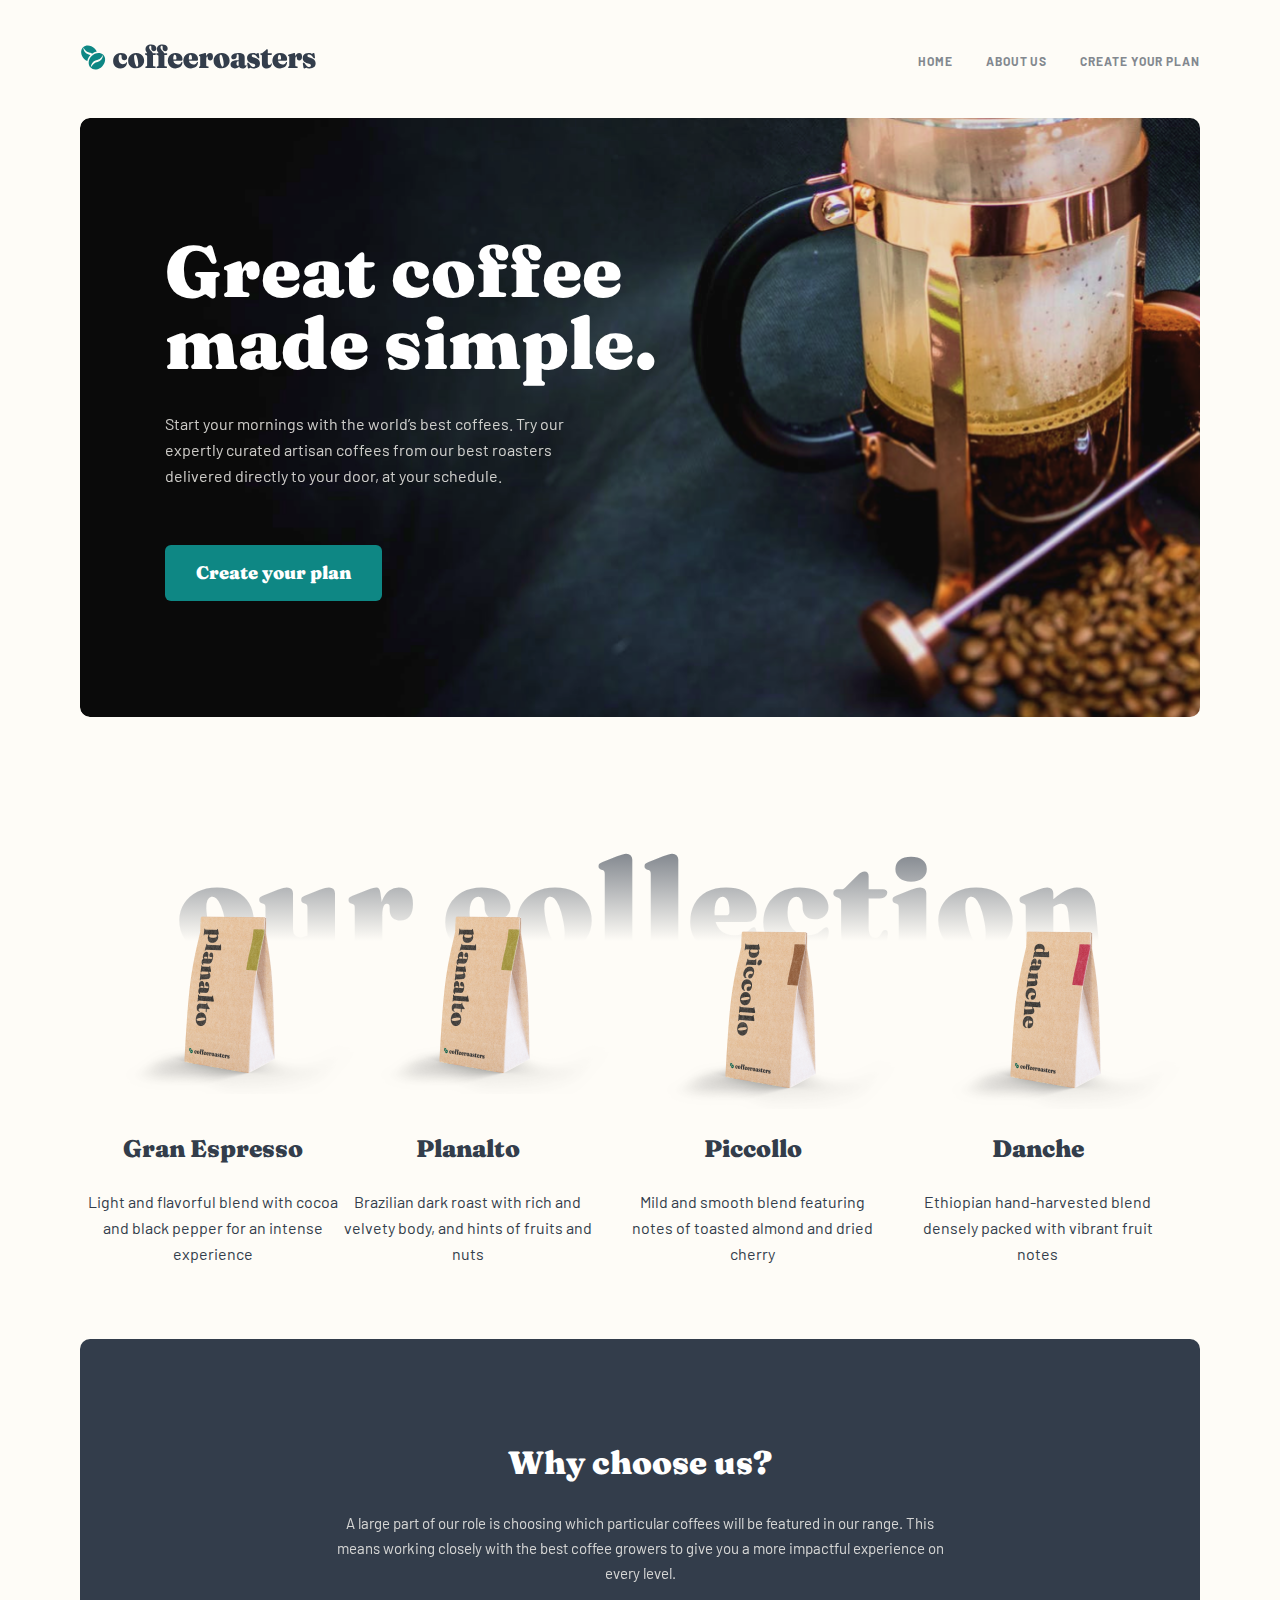
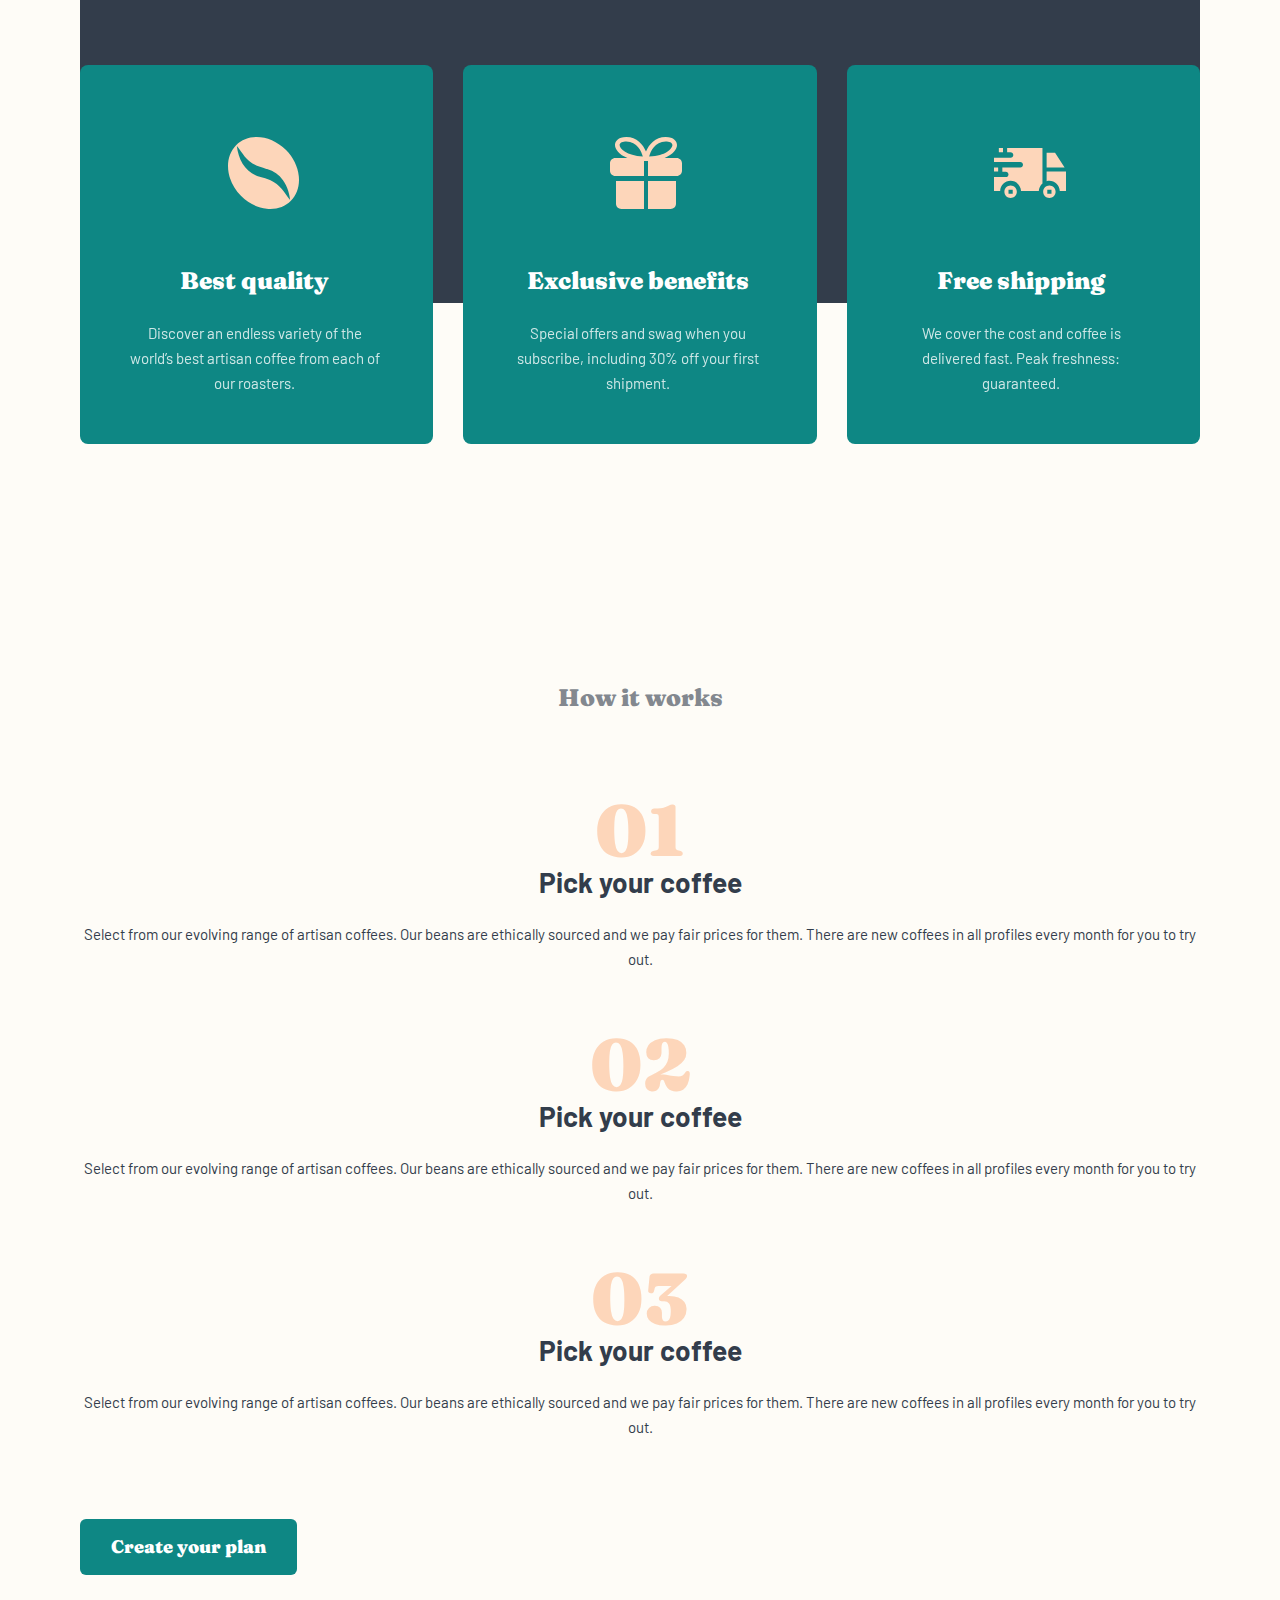
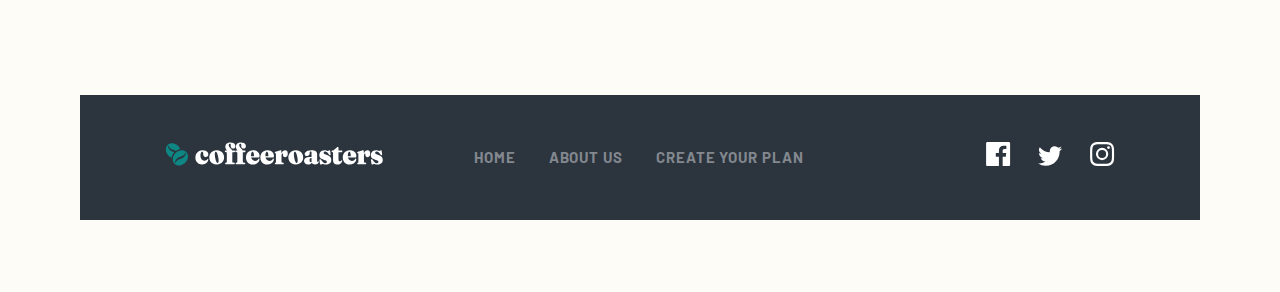
<file: index.html>
<!DOCTYPE html>
<html lang="en">
<head>
  <meta charset="UTF-8">
  <meta name="viewport" content="width=device-width, initial-scale=1.0">
  <meta http-equiv="X-UA-Compatible" content="ie=edge">
  <title>Landing Page</title>
  <!-- <link rel="stylesheet" href="./css/normalize.css">
  <link rel="stylesheet" href="./css/styles.css"> -->
  <link rel="stylesheet" href="/css/styles.min.css">
</head>
<body>
  
  <div class="container">
    <!-- site header -->
    <header class="site-header">
      <a href="#" class="site-header__link"><img class="site-header__logo" src="./img/coffee-logo.svg" alt="LOGO" width="163" height="18"></a>
      <button class="site-header__toggle"></button>
      <nav class="site-header__sitenav sitenav">
        <ul class="sitenav__list">
          <li class="sitenav__item">
            <a href="#" class="sitenav__link">Home</a>
          </li>
          
          <li class="sitenav__item">
            <a href="about.html" class="sitenav__link">About Us</a>
          </li>
          
          <li class="sitenav__item">
            <a href="subscribe.html" class="sitenav__link">Create Your Plan  </a>
          </li>
        </ul>
      </nav> 
    </header>
    
    <!-- Hero Section -->  
    <section class="site-hero">
      <h1 class="visually-hidden">Coffee</h1>
      <div class="site-hero__wrapper">
        <div class="site-hero__content hero-inner">
          <h2 class="hero-inner__title">Great coffee
            made simple.</h2>
            <p class="hero-inner__desc">Start your mornings with the world’s best coffees. Try our expertly curated artisan 
              coffees from our best roasters delivered directly to your door, at your schedule.</p>
              <a href="#" class="hero-inner__btn btn">Create your plan</a>
            </div>
          </div> 
        </section>
        
        
        <!-- COLLECTION SECTION -->
        <main class="collection">
          <div class="collection__inner inner-box">
            <h1 class="collection__title">our collection</h1> 
            <ul class="inner-box__list">
              <li class="inner-box__item">
                <div class="inner-box__content">
                  <h1 class="inner-box__header">Gran Espresso</h1>
                  <p class="inner-box__desc">Light and flavorful blend with cocoa and black pepper for an intense experience</p>
                </div>
              </li>
              
              <li class="inner-box__item">
                <div class="inner-box__content">
                  <h1 class="inner-box__header">Planalto</h1>
                  <p class="inner-box__desc">Brazilian dark roast with rich and velvety body, and hints of fruits and nuts</p>
                </div>
              </li>
              
              <li class="inner-box__item">
                <div class="inner-box__content">
                  <h1 class="inner-box__header">Piccollo</h1>
                  <p class="inner-box__desc">Mild and smooth blend featuring notes of toasted almond and dried cherry </p>
                </div>
              </li>
              
              <li class="inner-box__item">
                <div class="inner-box__content">
                  <h1 class="inner-box__header">Danche</h1>
                  <p class="inner-box__desc">Ethiopian hand-harvested blend densely packed with vibrant fruit notes</p>
                </div>
              </li>
            </ul>
          </div>
        </main>
        
        
        <!-- FEATURES SECTION -->
        
        <section class="features">
          <div class="features__top">
            <h2 class="features__title">
              Why choose us?
            </h2>
            <p class="features__desc">
              A large part of our role is choosing which particular coffees will be featured  in our range. This means working closely with the best coffee growers to give you a more impactful experience on every level.
            </p>
          </div>
          <ul class="features__list">
            <li class="features__item">
            <div class="features-item__wrapper">
              <h2 class="features__header">
                Best quality
              </h2>
              <p class="features__info">Discover an endless variety of the world’s best artisan coffee from each of our roasters.</p>
            </div>
            </li>
            
            <li class="features__item">
              <div class="features-item__wrapper">
                <h2 class="features__header">
                  Exclusive benefits
                </h2>
                <p class="features__info">Special offers and swag when you subscribe, including 30% off your first shipment.</p>
              </div>
            </li>
            
            
            <li class="features__item">
              <div class="features-item__wrapper">
                <h2 class="features__header">
                  Free shipping
                </h2>
                <p class="features__info">We cover the cost and coffee is delivered fast. Peak freshness: guaranteed.</p>
              </div>
            </li>
          </ul>
        </section>
        
        <section class="steps-home">
          <h2 class="steps-home__title">
            How it works
          </h2>
          
          <ul class="steps-home__list">
            <li class="steps-home__item">
              <h2 class="steps-home__header">
                Pick your coffee
              </h2>
              <div class="steps-home__desc">
                Select from our evolving range of artisan coffees. Our beans are ethically sourced and we pay fair prices for them. There are new coffees in all profiles every month for you to try out.
              </div>
            </li>
            
            <li class="steps-home__item">
              <h2 class="steps-home__header">
                Pick your coffee
              </h2>
              <div class="steps-home__desc">
                Select from our evolving range of artisan coffees. Our beans are ethically sourced and we pay fair prices for them. There are new coffees in all profiles every month for you to try out.
              </div>
            </li>
            
            <li class="steps-home__item">
              <h2 class="steps-home__header">
                Pick your coffee
              </h2>
              <div class="steps-home__desc">
                Select from our evolving range of artisan coffees. Our beans are ethically sourced and we pay fair prices for them. There are new coffees in all profiles every month for you to try out.
              </div>
            </li>
          </ul>
          <a href="subscribe.html" class="steps-home__link hero-inner__btn btn">Create your plan</a>
        </section>
        
        <!-- SITE FOOTER -->
        <section class="site-footer">
          <div class="site-footer__inner">
            <a class="site-footer__logo" href="#"><img class="site-header__icon" src="/img/site-footer-logo.svg" alt="LOGO"></a>
            <ul class="site-footer__list"> 
              <li class="site-footer__item">
                <a class="site-footer__link" href="index.html">HOME
                </a>
              </li>
              
              <li class="site-footer__item">
                <a class="site-footer__link" href="index.html">ABOUT US          
                </a>
              </li>
              
              <li class="site-footer__item">
                <a class="site-footer__link" href="index.html">Create your plan       
                </a>
              </li>
            </ul>
            <div class="site-footer__socials socials">
              <a href="#" class="socials__links">
                <svg class="socials__icons" width="25" height="24" fill="none" xmlns="http://www.w3.org/2000/svg"><path d="M22.775 0H1.425C.693 0 .1.593.1 1.325v21.351C.1 23.407.693 24 1.425 24H12.92v-9.294H9.792v-3.622h3.128V8.413c0-3.1 1.893-4.788 4.66-4.788 1.324 0 2.462.099 2.794.143v3.24l-1.918.001c-1.504 0-1.795.715-1.795 1.763v2.313h3.587l-.467 3.622h-3.12V24h6.116c.73 0 1.323-.593 1.323-1.325V1.325C24.1.593 23.507 0 22.775 0z" fill="currentColor"/></svg>
              </a>
              
              <a href="#" class="socials__links">
                <svg class="socials__icons" width="25" height="20" fill="none" xmlns="http://www.w3.org/2000/svg"><path d="M24.1 2.557a9.83 9.83 0 01-2.828.775A4.932 4.932 0 0023.437.608a9.864 9.864 0 01-3.127 1.195A4.916 4.916 0 0016.716.248c-3.179 0-5.515 2.966-4.797 6.045A13.978 13.978 0 011.771 1.149a4.93 4.93 0 001.523 6.574 4.903 4.903 0 01-2.229-.616c-.054 2.281 1.581 4.415 3.95 4.89a4.935 4.935 0 01-2.225.084 4.928 4.928 0 004.6 3.419A9.9 9.9 0 01.1 17.54a13.94 13.94 0 007.548 2.212c9.142 0 14.307-7.721 13.995-14.646A10.025 10.025 0 0024.1 2.557z" fill="currentColor"/></svg>
              </a>
              
              <a href="#" class="socials__links">
                <svg class="socials__icons" width="25" height="24" fill="none" xmlns="http://www.w3.org/2000/svg"><path fill-rule="evenodd" clip-rule="evenodd" d="M12.1 0C8.841 0 8.433.014 7.153.072 2.795.272.373 2.69.173 7.052.114 8.333.1 8.741.1 12c0 3.259.014 3.668.072 4.948.2 4.358 2.618 6.78 6.98 6.98 1.281.058 1.69.072 4.948.072 3.26 0 3.668-.014 4.948-.072 4.354-.2 6.782-2.618 6.98-6.98.058-1.28.072-1.689.072-4.948 0-3.259-.014-3.667-.072-4.947-.196-4.354-2.617-6.78-6.979-6.98C15.77.014 15.36 0 12.1 0zm0 2.163c3.204 0 3.584.012 4.85.07 3.252.148 4.771 1.691 4.92 4.919.057 1.265.068 1.645.068 4.849 0 3.205-.012 3.584-.069 4.849-.149 3.225-1.664 4.771-4.919 4.919-1.266.058-1.644.07-4.85.07-3.204 0-3.584-.012-4.849-.07-3.26-.149-4.77-1.699-4.919-4.92-.058-1.265-.07-1.644-.07-4.849 0-3.204.013-3.583.07-4.849.15-3.227 1.664-4.771 4.92-4.919 1.265-.057 1.644-.069 4.848-.069zM5.938 12a6.162 6.162 0 1112.325 0 6.162 6.162 0 01-12.325 0zm6.162 4a4 4 0 110-8 4 4 0 010 8zm4.965-10.405a1.44 1.44 0 112.881.001 1.44 1.44 0 01-2.88-.001z" fill="currentColor"/></svg>
              </a>
            </div>
          </div>
        </section>
        
      </div> 
      <script src="./js/main.js"></script>
    </body>
    </html>
</file>
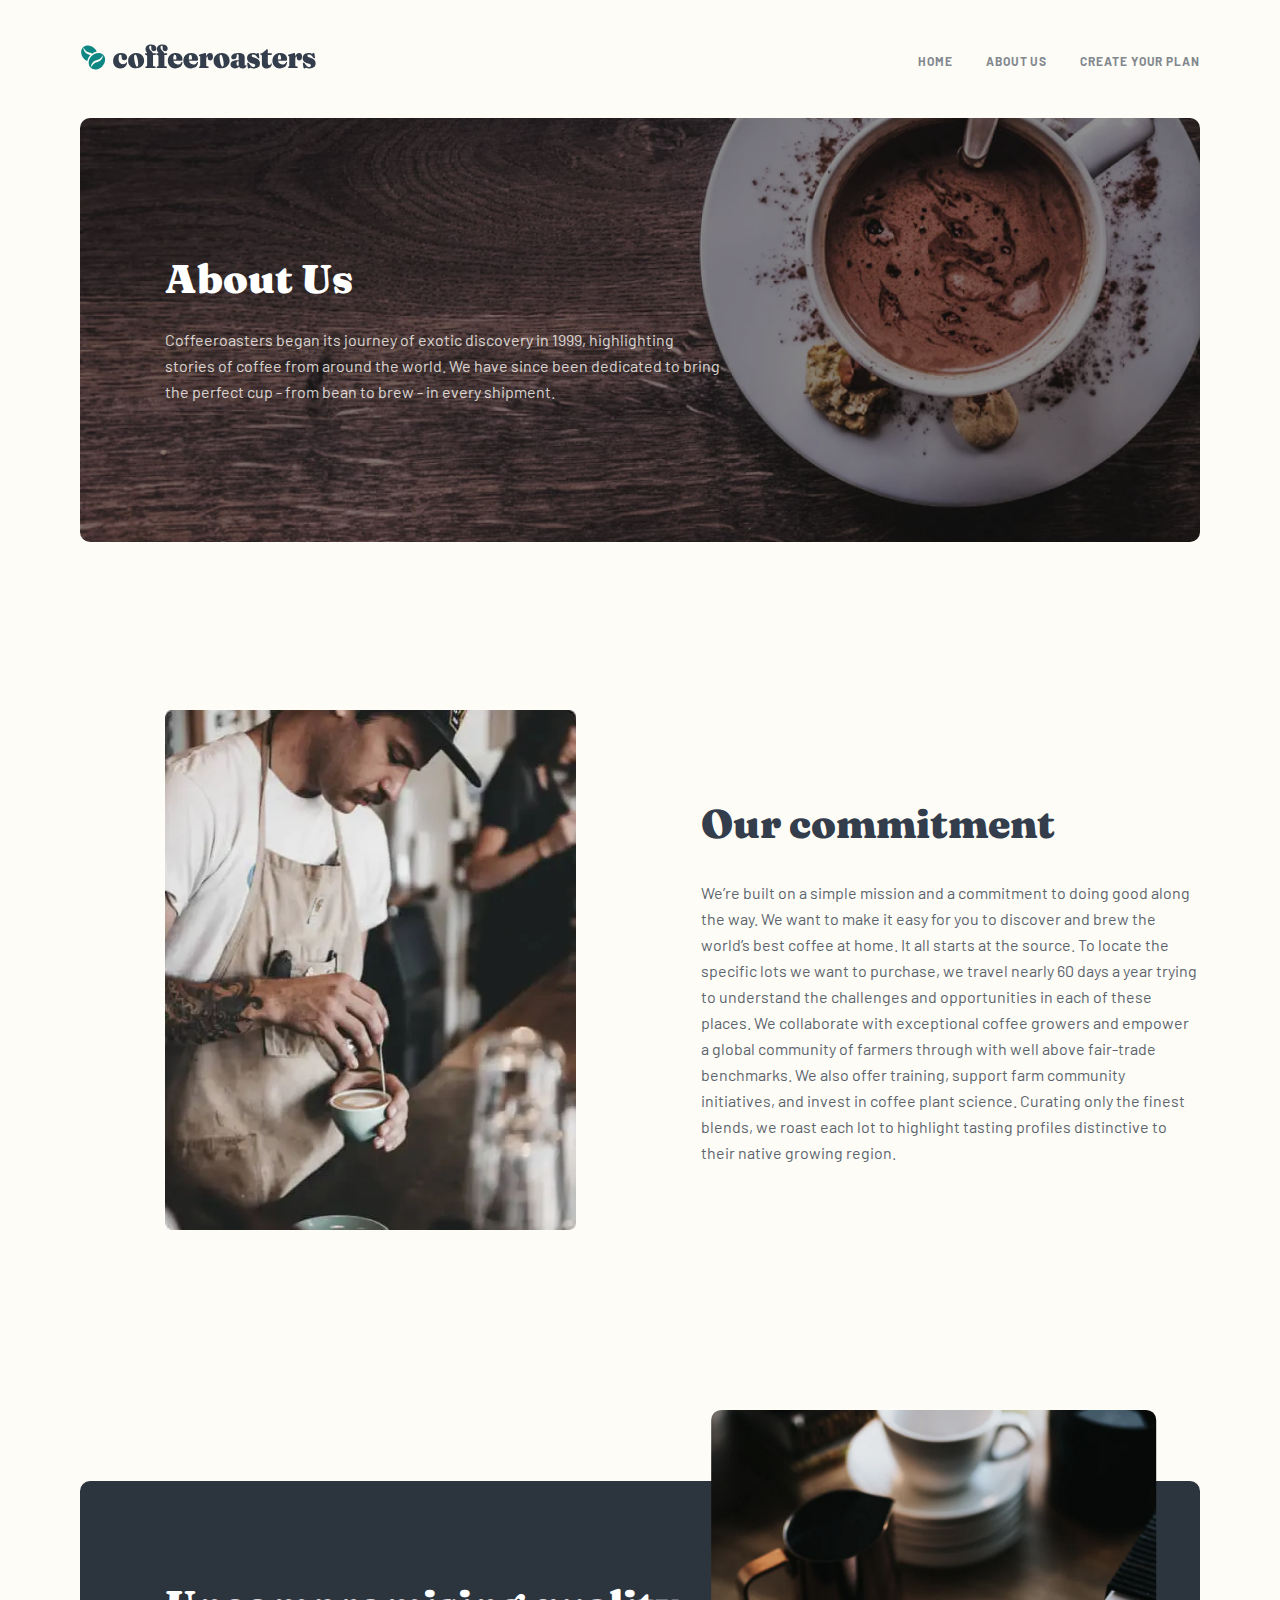
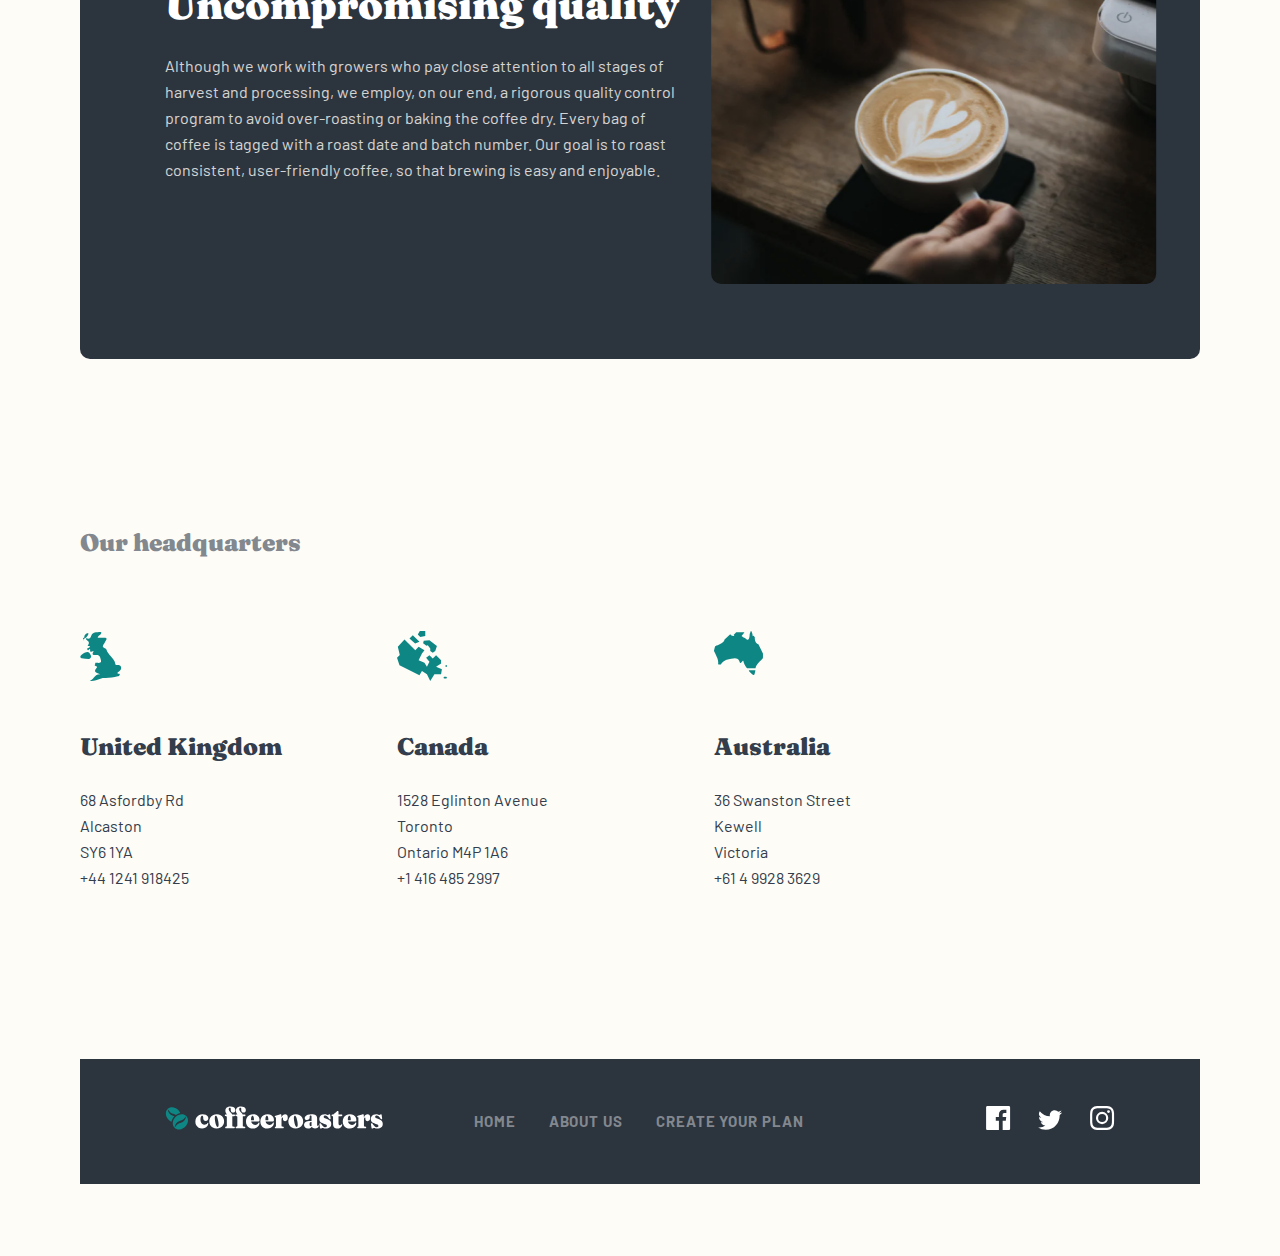
<file: about.html>
<!DOCTYPE html>
<html lang="en">
<head>
    <meta charset="UTF-8">
    <meta http-equiv="X-UA-Compatible" content="IE=edge">
    <meta name="viewport" content="width=device-width, initial-scale=1.0">
    <title>About Us</title>
 <!--    <link rel="stylesheet" href="./css/normalize.css">
    <link rel="stylesheet" href="./css/styles.css"> -->
    <link rel="stylesheet" href="/css/styles.min.css">
</head>
<body>
    <div class="container">
        <header class="site-header">
            <a href="#" class="site-header__link"><img class="site-header__logo" src="./img/coffee-logo.svg" alt="LOGO" width="163" height="18"></a>
            <button class="site-header__toggle"></button>
            <nav class="site-header__sitenav sitenav">
                <ul class="sitenav__list">
                    <li class="sitenav__item">
                        <a href="index.html" class="sitenav__link">Home</a>
                    </li>
                    
                    <li class="sitenav__item">
                        <a href="about.html" class="sitenav__link">About Us</a>
                    </li>
                    
                    <li class="sitenav__item">
                        <a href="subscribe.html" class="sitenav__link">Create Your Plan  </a>
                    </li>
                </ul>
            </nav> 
        </header> 
        
        
        <!-- ABOUT US HERO -->
        <section class="about-hero">
            <h1 class="visually-hidden">About</h1>
            <div class="about-hero__top">
                <h2 class="about-hero__title">
                    About Us
                </h2>
                <p class="about-hero__desc">
                    Coffeeroasters began its journey of exotic discovery in 1999, highlighting stories of coffee from around the world. We have since been dedicated to bring the perfect cup - from bean to brew - in every shipment.
                </p>
            </div>
        </section>
        
        
        <!-- COMMITMENT SECTION  -->
        <section class="commitment">
            <div class="commitment__content">
                <picture>
                    <source srcset="img/about-hero-bottom-desktop.webp 1x, img/about-hero-bottom-desktop2x.webp 2x"
                    media="(min-width:1150px)"
                    type="image/webp">
                    <source srcset="img/about-hero-bottom-desktop.jpg 1x 1x, img/about-hero-bottom-desktop2x.jpg 2x"
                    media="(min-width:1150px)">
                    <source srcset="img/about-hero-bottom-tablet.webp 1x, img/about-hero-bottom-tablet-2x.webp 2x"
                    media="(min-width:768px)"
                    type="image/webp">
                    <source srcset="img/about-hero-bottom-tablet.jpg 1x, img/about-hero--bottom-tablet-2x.jpg 2x"
                    media="(min-width:768px)">
                    <source srcset="img/about-hero--bottom@1x.webp, img/about-hero-bottom-2x.webp 2x"
                    type="image/webp">
                    <img class="about-hero__picture" class="about-hero__bottom" src="img/about-hero--bottom.jpg" alt="Barrista making a picture on coffee" width="327" height="400" srcset="img/about-hero--bottom.jpg 1x, img/about-hero-bottom-2x.jpg.jpg 2x">
                </picture>
                <div class="commitment__info">
                    <h2 class="commitment__header">
                        Our commitment
                    </h2>
                    <p class="commitment__desc">
                        We’re built on a simple mission and a commitment to doing good along the way. We want to make it easy for you to discover and brew the world’s best coffee at home. It all starts at the source. To locate the specific lots we want to purchase, we travel nearly 60 days a year trying to understand the challenges and opportunities in each of these places. We collaborate with exceptional coffee growers and empower a global community of farmers through with well above fair-trade benchmarks. We also offer training, support farm community initiatives, and invest in coffee plant science. Curating only the finest blends, we roast each lot to highlight tasting profiles distinctive to their native growing region.
                    </p>
                </div>         
            </div>
        </section>
        
        
        <!-- ABOUT FEATURES -->
        <section class="about-features">
            <div class="about-features__content">
                <h2 class="about-features__title">
                    Uncompromising quality
                </h2>
                <p class="about-features__desc">
                    Although we work with growers who pay close attention to all stages of harvest and processing, we employ, on our end, a rigorous quality control program to avoid over-roasting or baking the coffee dry. Every bag of coffee is tagged with a roast date and batch number. Our goal is to roast 
                    consistent, user-friendly coffee, so that brewing is easy and enjoyable.
                </p>
            </div>
        </section>
        
        
        <!-- Headquarts Section -->
        <section class="headquarts">
            <h2 class="headquarts__title">Our headquarters</h2>
            <ul class="headquarts__list headquarts-content">
                <li class="headquarts-content__item">
                    <h3 class="headquarts-content__header">
                        United Kingdom
                    </h3>
                    <address class="headquarts-content__address">
                        68  Asfordby Rd
                        <br>
                        Alcaston
                        <br>
                        SY6 1YA
                        <br>
                        <a class="headquarts-content__tell" href="tel:+441241918425">+44 1241 918425</a>
                    </address>
                </li>
                
                <li class="headquarts-content__item">
                    <h3 class="headquarts-content__header">
                        Canada
                    </h3>
                    <address class="headquarts-content__address">
                        1528  Eglinton Avenue
                        <br>
                        Toronto
                        <br>
                        Ontario M4P 1A6
                        
                        <br>
                        <a class="headquarts-content__tell" href="tel:+14164852997">+1 416 485 2997</a>
                    </address>
                </li>
                
                <li class="headquarts-content__item">
                    <h3 class="headquarts-content__header">
                        Australia
                    </h3>
                    <address class="headquarts-content__address">
                        36 Swanston Street
                        <br>
                        Kewell
                        <br>
                        Victoria
                        <br>
                        <a class="headquarts-content__tell" href="tel:+61499283629">+61 4 9928 3629</a>
                    </address>
                </li>
            </ul>
        </section>
        
        <!-- SITE FOOTER -->
        <section class="site-footer">
            <div class="site-footer__inner">
                <a class="site-footer__logo" href="#"><img class="site-header__icon" src="/img/site-footer-logo.svg" alt="LOGO"></a>
                <ul class="site-footer__list"> 
                    <li class="site-footer__item">
                        <a class="site-footer__link" href="index.html">HOME
                        </a>
                    </li>
                    
                    <li class="site-footer__item">
                        <a class="site-footer__link" href="index.html">ABOUT US          
                        </a>
                    </li>
                    
                    <li class="site-footer__item">
                        <a class="site-footer__link" href="index.html">Create your plan       
                        </a>
                    </li>
                </ul>
                <div class="site-footer__socials socials">
                    <a href="#" class="socials__links">
                        <svg class="socials__icons" width="25" height="24" fill="none" xmlns="http://www.w3.org/2000/svg"><path d="M22.775 0H1.425C.693 0 .1.593.1 1.325v21.351C.1 23.407.693 24 1.425 24H12.92v-9.294H9.792v-3.622h3.128V8.413c0-3.1 1.893-4.788 4.66-4.788 1.324 0 2.462.099 2.794.143v3.24l-1.918.001c-1.504 0-1.795.715-1.795 1.763v2.313h3.587l-.467 3.622h-3.12V24h6.116c.73 0 1.323-.593 1.323-1.325V1.325C24.1.593 23.507 0 22.775 0z" fill="currentColor"/></svg>
                    </a>
                    
                    <a href="#" class="socials__links">
                        <svg class="socials__icons" width="25" height="20" fill="none" xmlns="http://www.w3.org/2000/svg"><path d="M24.1 2.557a9.83 9.83 0 01-2.828.775A4.932 4.932 0 0023.437.608a9.864 9.864 0 01-3.127 1.195A4.916 4.916 0 0016.716.248c-3.179 0-5.515 2.966-4.797 6.045A13.978 13.978 0 011.771 1.149a4.93 4.93 0 001.523 6.574 4.903 4.903 0 01-2.229-.616c-.054 2.281 1.581 4.415 3.95 4.89a4.935 4.935 0 01-2.225.084 4.928 4.928 0 004.6 3.419A9.9 9.9 0 01.1 17.54a13.94 13.94 0 007.548 2.212c9.142 0 14.307-7.721 13.995-14.646A10.025 10.025 0 0024.1 2.557z" fill="currentColor"/></svg>
                    </a>
                    
                    <a href="#" class="socials__links">
                        <svg class="socials__icons" width="25" height="24" fill="none" xmlns="http://www.w3.org/2000/svg"><path fill-rule="evenodd" clip-rule="evenodd" d="M12.1 0C8.841 0 8.433.014 7.153.072 2.795.272.373 2.69.173 7.052.114 8.333.1 8.741.1 12c0 3.259.014 3.668.072 4.948.2 4.358 2.618 6.78 6.98 6.98 1.281.058 1.69.072 4.948.072 3.26 0 3.668-.014 4.948-.072 4.354-.2 6.782-2.618 6.98-6.98.058-1.28.072-1.689.072-4.948 0-3.259-.014-3.667-.072-4.947-.196-4.354-2.617-6.78-6.979-6.98C15.77.014 15.36 0 12.1 0zm0 2.163c3.204 0 3.584.012 4.85.07 3.252.148 4.771 1.691 4.92 4.919.057 1.265.068 1.645.068 4.849 0 3.205-.012 3.584-.069 4.849-.149 3.225-1.664 4.771-4.919 4.919-1.266.058-1.644.07-4.85.07-3.204 0-3.584-.012-4.849-.07-3.26-.149-4.77-1.699-4.919-4.92-.058-1.265-.07-1.644-.07-4.849 0-3.204.013-3.583.07-4.849.15-3.227 1.664-4.771 4.92-4.919 1.265-.057 1.644-.069 4.848-.069zM5.938 12a6.162 6.162 0 1112.325 0 6.162 6.162 0 01-12.325 0zm6.162 4a4 4 0 110-8 4 4 0 010 8zm4.965-10.405a1.44 1.44 0 112.881.001 1.44 1.44 0 01-2.88-.001z" fill="currentColor"/></svg>
                    </a>
                </div>
            </div>
        </section>
        
        
    </div>
    <script src="./js/main.js"></script>
</body>
</html>
</file>
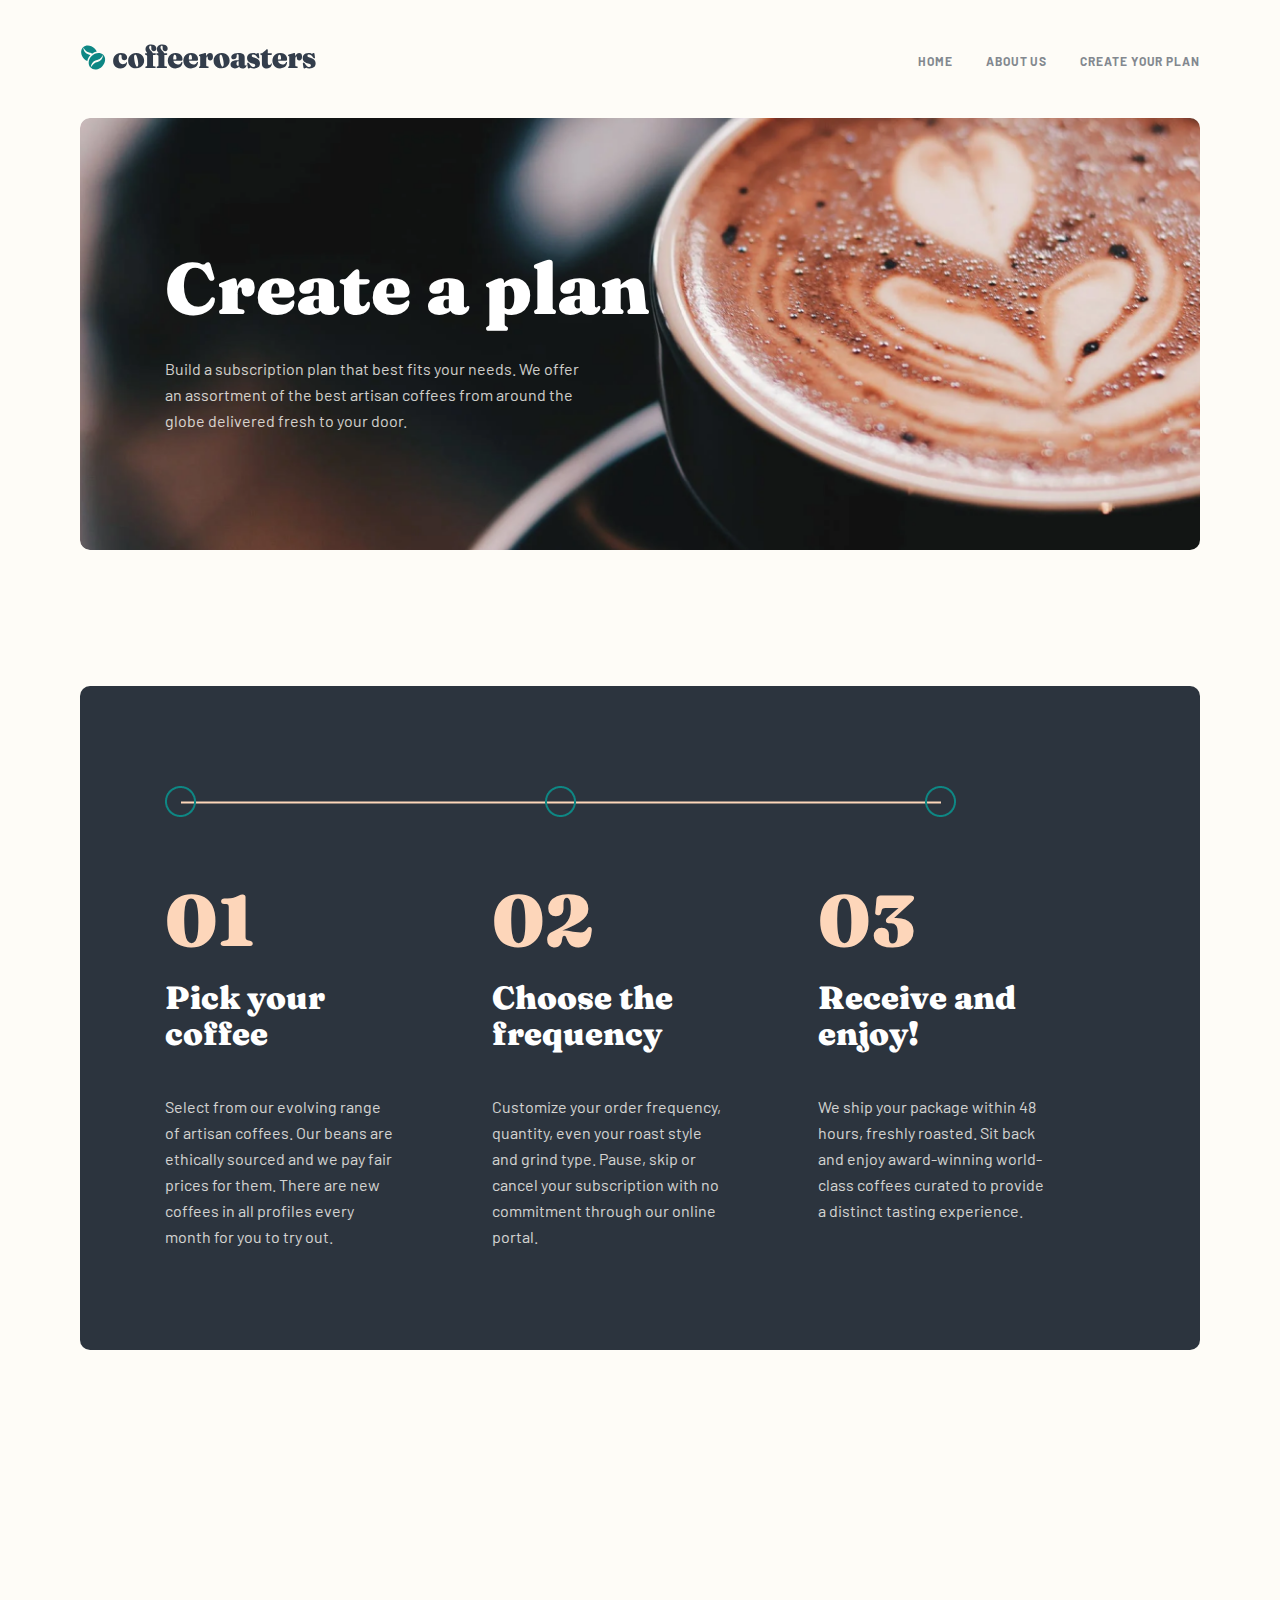
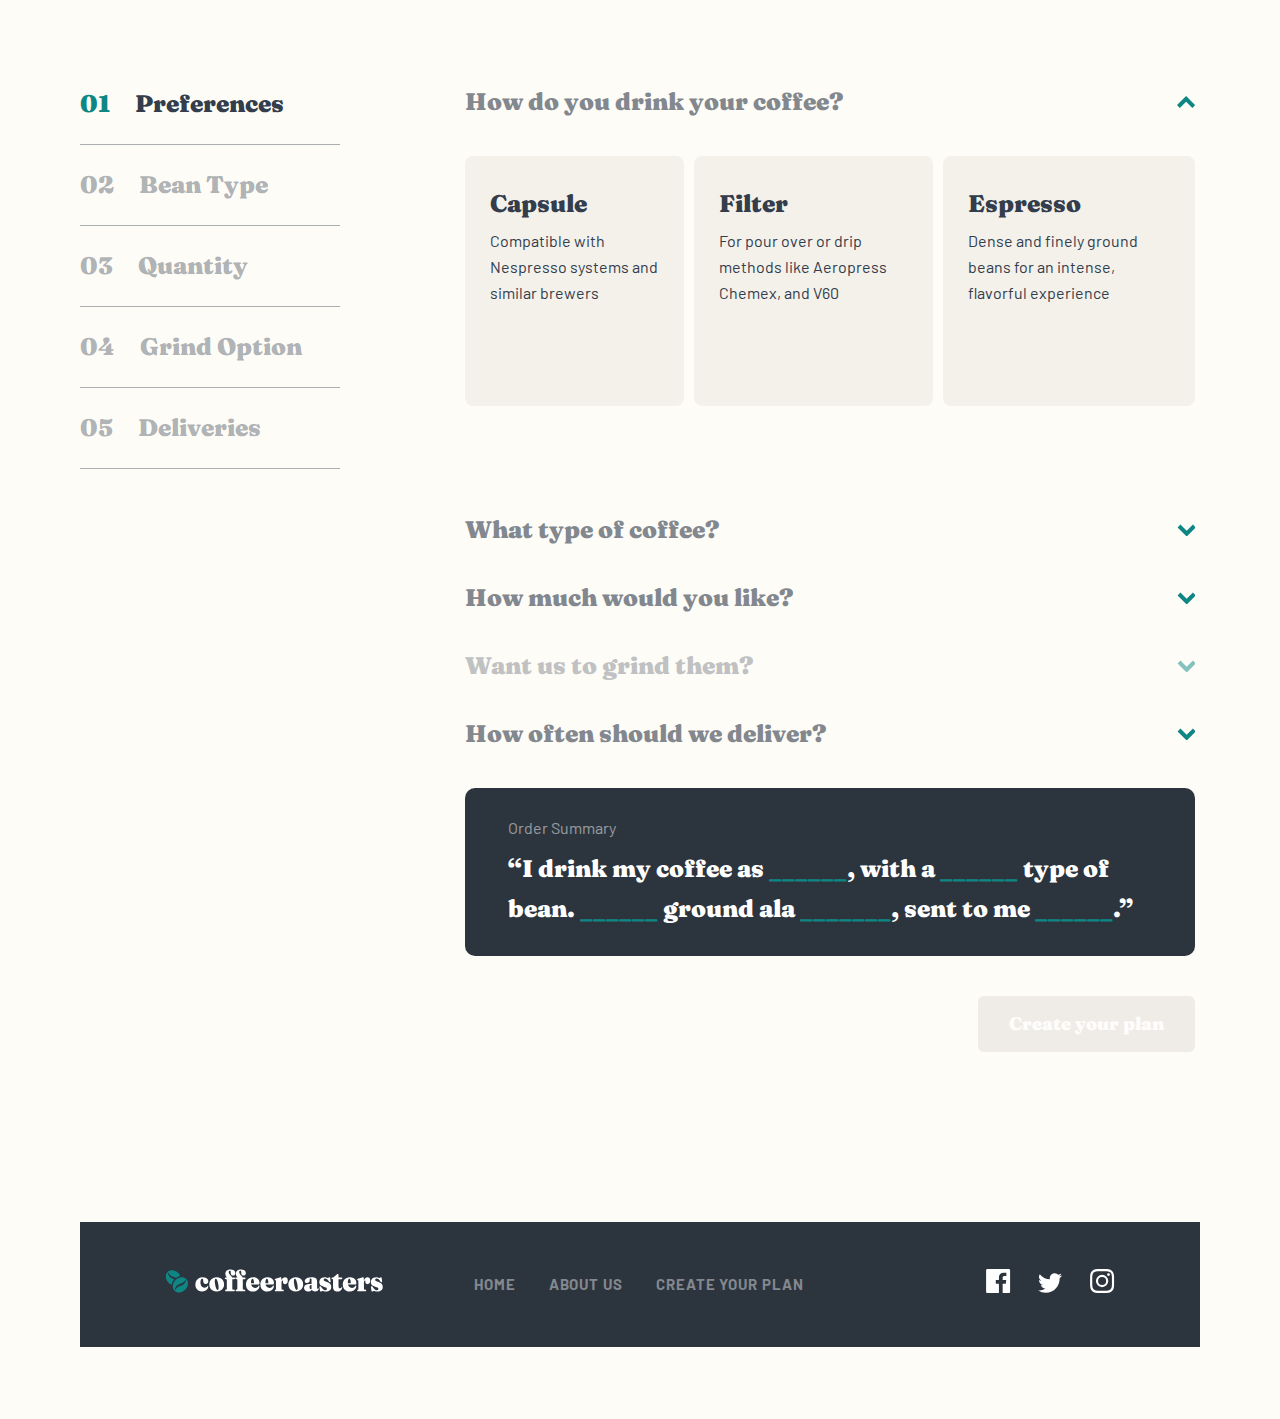
<file: subscribe.html>
<!DOCTYPE html>
<html lang="en">
<head>
    <meta charset="UTF-8">
    <meta http-equiv="X-UA-Compatible" content="IE=edge">
    <meta name="viewport" content="width=device-width, initial-scale=1.0">
    <title>Subscribe</title>
   <!--  <link rel="stylesheet" href="./css/normalize.css">
    <link rel="stylesheet" href="./css/styles.css"> -->
    <link rel="stylesheet" href="/css/styles.min.css">
</head>
<body>
    <div class="container">
        <!-- site header -->
        <header class="site-header">
            <a href="#" class="site-header__link"><img class="site-header__logo" src="./img/coffee-logo.svg" alt="LOGO" width="163" height="18"></a>
            <button class="site-header__toggle"></button>
            <nav class="site-header__sitenav sitenav">
                <ul class="sitenav__list">
                    <li class="sitenav__item">
                        <a href="index.html" class="sitenav__link">Home</a>
                    </li>
                    
                    <li class="sitenav__item">
                        <a href="about.html" class="sitenav__link">About Us</a>
                    </li>
                    
                    <li class="sitenav__item">
                        <a href="subscribe.html" class="sitenav__link">Create Your Plan  </a>
                    </li>
                </ul>
            </nav> 
        </header>
        
        
        <!-- Subscribe Hero -->
        <section class="site-hero">
            <h1 class="visually-hidden">Create a plan</h1>
            <div class="site-hero__wrapper--subscribe">
                <div class="site-hero__content hero-inner">
                    <h2 class="hero-inner__title">Create a plan</h2>
                    <p class="hero-inner__desc">Build a subscription plan that best fits your needs. We offer an assortment of the best 
                        artisan coffees from around the globe delivered fresh to your door.</p>
                    </div>
                </div> 
            </section>
            
            
            <!-- steps -->
            <section class="steps">
                <div class="steps__wrapper">
                    <ul class="steps__list steps-content">
                        <li class="steps-content__item">
                            <h2 class="steps-content__header">
                                Pick your <br> coffee
                            </h2>
                            <p class="steps-content__desc">
                                Select from our evolving range of artisan coffees. Our beans are ethically sourced and we pay fair prices for them. There are new coffees in all profiles every month for you to try out.
                            </p>
                        </li>
                        
                        <li class="steps-content__item">
                            <h2 class="steps-content__header">
                                Choose the <br> frequency
                            </h2>
                            <p class="steps-content__desc">
                                Customize your order frequency, quantity, even your roast style 
                                and grind type. Pause, skip or 
                                cancel your subscription with no commitment through our online portal.
                            </p>
                        </li>
                        
                        <li class="steps-content__item">
                            <h2 class="steps-content__header">
                                Receive and <br> enjoy!
                            </h2>
                            <p class="steps-content__desc">
                                We ship your package within 48 hours, freshly roasted. Sit back and enjoy award-winning
                                world-class coffees curated to provide a distinct tasting experience.
                            </p>
                        </li>
                    </ul>
                </div>
            </section>


             <!-- SECTION ORDER -->
      <section class="order">
        <h2 class="visually-hidden">Order coffee</h2>
        <section class="order-nav">
          <ol class="order-nav__list">
            <li class="order-nav__item order-nav__item--active">
              <a class="order-nav__link " href="#howyoudrink">Preferences</a>
            </li>
            <li class="order-nav__item ">
              <a class="order-nav__link" href="#typeofcoffee">Bean Type</a>
            </li>
            <li class="order-nav__item ">
              <a class="order-nav__link" href="#quantity">Quantity</a>
            </li>
            <li class="order-nav__item ">
              <a class="order-nav__link" href="#gridoption">Grind Option</a>
            </li>
            <li class="order-nav__item ">
              <a class="order-nav__link" href="#deliveries">Deliveries</a>
            </li>
          </ol>
        </section>
          <!-- FORM ORDER -->
          <form class="order-form" id="order-form" action="https://echo.htmlacademy.ru" method="POST">
            <!-- order section input radio -->
            <section id="howyoudrink" class="order-section order-section--active">
              <div class="order-section-top">
                <h3 class="order-section__heading">How do you drink your coffee?</h3>
                <button class="order-section-toggler " type="button"></button>
              </div>
              <ul class="order-section__list">
                <li class="order-section__item">
                  <label class="order-section__label order__label">
                    <input class="order__input visually-hidden" type="radio" name="How do you drink your coffee?"
                      value="capsule" required>
                    <span class="order__span-control">
                      <span class="order-input__type">Capsule</span>
                      <span class="order-input__type--content">Compatible with Nespresso systems and similar
                        brewers</span>
                    </span>
                  </label>
                </li>

                <li class="order-section__item">
                  <label class="order-section__label order__label">
                    <input class="order__input visually-hidden" type="radio" name="How do you drink your coffee?"
                      value="capsule" required>
                    <span class="order__span-control">
                      <span class="order-input__type">Filter</span>
                      <span class="order-input__type--content">For pour over or drip methods like Aeropress Chemex, and
                        V60</span>
                    </span>
                  </label>
                </li>

                <li class="order-section__item">
                  <label class="order-section__label order__label">
                    <input class="order__input visually-hidden" type="radio" name="How do you drink your coffee?"
                      value="capsule" required>
                    <span class="order__span-control">
                      <span class="order-input__type">Espresso</span>
                      <span class="order-input__type--content">Dense and finely ground beans for an intense, flavorful
                        experience</span>
                    </span>
                  </label>
                </li>
              </ul>
            </section>

            <!-- order section input radio -->
            <section id="typeofcoffee" class="order-section js-order-section--active">
              <div class="order-section-top">
                <h3 class="order-section__heading">What type of coffee?</h3>
                <button class="order-section-toggler js-order-section-toggler" type="button"></button>
              </div>
              <ul class="order-section__list">
                <li class="order-section__item">
                  <label class="order-section__label order__label">
                    <input class="order__input visually-hidden" type="radio" name="What type of coffee?"
                      value="single Origin" required>
                    <span class="order__span-control">
                      <span class="order-input__type">Single Origin</span>
                      <span class="order-input__type--content">Distinct, high quality coffee from a specific
                        family-owned farm</span>
                    </span>
                  </label>
                </li>

                <li class="order-section__item">
                  <label class="order-section__label order__label">
                    <input class="order__input visually-hidden" type="radio" name="What type of coffee?"
                      value="single Origin" required>
                    <span class="order__span-control">
                      <span class="order-input__type">Decaf</span>
                      <span class="order-input__type--content">Just like regular coffee, except the caffeine has been
                        removed</span>
                    </span>
                  </label>
                </li>

                <li class="order-section__item">
                  <label class="order-section__label order__label">
                    <input class="order__input visually-hidden" type="radio" name="What type of coffee?"
                      value="single Origin" required>
                    <span class="order__span-control">
                      <span class="order-input__type">Blended</span>
                      <span class="order-input__type--content">Combination of two or three dark roasted beans of organic
                        coffees</span>
                    </span>
                  </label>
                </li>
              </ul>
            </section>

            <!-- order section input radio -->
            <section id="#quantity" class="order-section js-order-section--active">
              <div class="order-section-top">
                <h3 class="order-section__heading">How much would you like?</h3>
                <button class="order-section-toggler js-order-section-toggler" type="button"></button>
              </div>
              <ul class="order-section__list">
                <li class="order-section__item">
                  <label class="order-section__label order__label">
                    <input class="order__input visually-hidden" type="radio" name="How much would you like?"
                      value="250g" required>
                    <span class="order__span-control">
                      <span class="order-input__type">250g</span>
                      <span class="order-input__type--content">Perfect for the solo drinker. Yields about 12 delicious
                        cups.</span>
                    </span>
                  </label>
                </li>

                <li class="order-section__item">
                  <label class="order-section__label order__label">
                    <input class="order__input visually-hidden" type="radio" name="How much would you like?"
                      value="500g" required>
                    <span class="order__span-control">
                      <span class="order-input__type">500g</span>
                      <span class="order-input__type--content">Perfect option for a couple. Yields about 40 delectable
                        cups.</span>
                    </span>
                  </label>
                </li>

                <li class="order-section__item">
                  <label class="order-section__label order__label">
                    <input class="order__input visually-hidden" type="radio" name="How much would you like?"
                      value="1000g" required>
                    <span class="order__span-control">
                      <span class="order-input__type">1000g</span>
                      <span class="order-input__type--content">Perfect for offices and events. Yields about 90
                        delightful cups.</span>
                    </span>
                  </label>
                </li>
              </ul>
            </section>
            <!-- order section input radio -->
            <section id="#gridoption" class="order-section order-section-disabled js-order-section--active">
              <div class="order-section-top">
                <h3 class="order-section__heading">Want us to grind them?</h3>
                <button class="order-section-toggler js-order-section-toggler" type="button" disabled></button>
              </div>
              <ul class="order-section__list">
                <li class="order-section__item">
                  <label class="order-section__label order__label">
                    <input class="order__input visually-hidden" type="radio" name="Want us to grind them?"
                      value="Wholebean" =>
                    <span class="order__span-control">
                      <span class="order-input__type">Wholebean</span>
                      <span class="order-input__type--content">Best choice if you cherish the full sensory
                        experience</span>
                    </span>
                  </label>
                </li>

                <li class="order-section__item">
                  <label class="order-section__label order__label">
                    <input class="order__input visually-hidden" type="radio" name="Want us to grind them?"
                      value="Filter" >
                    <span class="order__span-control">
                      <span class="order-input__type">Filter</span>
                      <span class="order-input__type--content">For drip or pour-over coffee methods such as V60 or
                        Aeropress.</span>
                    </span>
                  </label>
                </li>

                <li class="order-section__item">
                  <label class="order-section__label order__label">
                    <input class="order__input visually-hidden" type="radio" name="Want us to grind them?"
                      value="Cafetiére" >
                    <span class="order__span-control">
                      <span class="order-input__type">Cafetiére</span>
                      <span class="order-input__type--content">Course ground beans specially suited for french press
                        coffee</span>
                    </span>
                  </label>
                </li>
              </ul>
            </section>

            <!-- order section input radio -->
            <section id="#deliveries" class="order-section js-order-section--active">
              <div class="order-section-top">
                <h3 class="order-section__heading">How often should we deliver?</h3>
                <button class="order-section-toggler js-order-section-toggler" type="button"></button>
              </div>
              <ul class="order-section__list">
                <li class="order-section__item">
                  <label class="order-section__label order__label">
                    <input class="order__input visually-hidden" type="radio" name="How often should deliver?"
                      value="Every week" required>
                    <span class="order__span-control">
                      <span class="order-input__type">Every week</span>
                      <span class="order-input__type--content">$7.20 per shipment. Includes free first-class
                        shipping.</span>
                    </span>
                  </label>
                </li>

                <li class="order-section__item">
                  <label class="order-section__label order__label">
                    <input class="order__input visually-hidden" type="radio" name="How often should deliver?"
                      value="Every 2 weeks" required>
                    <span class="order__span-control">
                      <span class="order-input__type">Every 2 weeks</span>
                      <span class="order-input__type--content">$9.60 per shipment. Includes free priority
                        shipping.</span>
                    </span>
                  </label>
                </li>

                <li class="order-section__item">
                  <label class="order-section__label order__label">
                    <input class="order__input visually-hidden" type="radio" name="How often should deliver?"
                      value="Every month" required>
                    <span class="order__span-control">
                      <span class="order-input__type">Every month</span>
                      <span class="order-input__type--content">$12.00 per shipment. Includes free priority
                        shipping.</span>
                    </span>
                  </label>
                </li>
              </ul>
            </section>

            <div class="order-summary">
              <p class="order-summarry-text">Order Summary</p>
              <q class="order-summary__content">I drink my coffee as <span>______</span>, with a <span>______</span> type
                of bean. <span>______</span> ground ala <span>_______</span>, sent to me <span>______</span>.</q>
            </div>

            <div class="order-submit-box">
              <a class="btn btn--primary btn-create">Create your plan</a>
            </div>
          </form>


      </section>
            
            
            <!-- SITE FOOTER -->
            <section class="site-footer">
                <div class="site-footer__inner">
                    <a class="site-footer__logo" href="#"><img class="site-header__icon" src="/img/site-footer-logo.svg" alt="LOGO"></a>
                    <ul class="site-footer__list"> 
                        <li class="site-footer__item">
                            <a class="site-footer__link" href="index.html">HOME
                            </a>
                        </li>
                        
                        <li class="site-footer__item">
                            <a class="site-footer__link" href="index.html">ABOUT US          
                            </a>
                        </li>
                        
                        <li class="site-footer__item">
                            <a class="site-footer__link" href="index.html">Create your plan       
                            </a>
                        </li>
                    </ul>
                    <div class="site-footer__socials socials">
                        <a href="#" class="socials__links">
                            <svg class="socials__icons" width="25" height="24" fill="none" xmlns="http://www.w3.org/2000/svg"><path d="M22.775 0H1.425C.693 0 .1.593.1 1.325v21.351C.1 23.407.693 24 1.425 24H12.92v-9.294H9.792v-3.622h3.128V8.413c0-3.1 1.893-4.788 4.66-4.788 1.324 0 2.462.099 2.794.143v3.24l-1.918.001c-1.504 0-1.795.715-1.795 1.763v2.313h3.587l-.467 3.622h-3.12V24h6.116c.73 0 1.323-.593 1.323-1.325V1.325C24.1.593 23.507 0 22.775 0z" fill="currentColor"/></svg>
                        </a>
                        
                        <a href="#" class="socials__links">
                            <svg class="socials__icons" width="25" height="20" fill="none" xmlns="http://www.w3.org/2000/svg"><path d="M24.1 2.557a9.83 9.83 0 01-2.828.775A4.932 4.932 0 0023.437.608a9.864 9.864 0 01-3.127 1.195A4.916 4.916 0 0016.716.248c-3.179 0-5.515 2.966-4.797 6.045A13.978 13.978 0 011.771 1.149a4.93 4.93 0 001.523 6.574 4.903 4.903 0 01-2.229-.616c-.054 2.281 1.581 4.415 3.95 4.89a4.935 4.935 0 01-2.225.084 4.928 4.928 0 004.6 3.419A9.9 9.9 0 01.1 17.54a13.94 13.94 0 007.548 2.212c9.142 0 14.307-7.721 13.995-14.646A10.025 10.025 0 0024.1 2.557z" fill="currentColor"/></svg>
                        </a>
                        
                        <a href="#" class="socials__links">
                            <svg class="socials__icons" width="25" height="24" fill="none" xmlns="http://www.w3.org/2000/svg"><path fill-rule="evenodd" clip-rule="evenodd" d="M12.1 0C8.841 0 8.433.014 7.153.072 2.795.272.373 2.69.173 7.052.114 8.333.1 8.741.1 12c0 3.259.014 3.668.072 4.948.2 4.358 2.618 6.78 6.98 6.98 1.281.058 1.69.072 4.948.072 3.26 0 3.668-.014 4.948-.072 4.354-.2 6.782-2.618 6.98-6.98.058-1.28.072-1.689.072-4.948 0-3.259-.014-3.667-.072-4.947-.196-4.354-2.617-6.78-6.979-6.98C15.77.014 15.36 0 12.1 0zm0 2.163c3.204 0 3.584.012 4.85.07 3.252.148 4.771 1.691 4.92 4.919.057 1.265.068 1.645.068 4.849 0 3.205-.012 3.584-.069 4.849-.149 3.225-1.664 4.771-4.919 4.919-1.266.058-1.644.07-4.85.07-3.204 0-3.584-.012-4.849-.07-3.26-.149-4.77-1.699-4.919-4.92-.058-1.265-.07-1.644-.07-4.849 0-3.204.013-3.583.07-4.849.15-3.227 1.664-4.771 4.92-4.919 1.265-.057 1.644-.069 4.848-.069zM5.938 12a6.162 6.162 0 1112.325 0 6.162 6.162 0 01-12.325 0zm6.162 4a4 4 0 110-8 4 4 0 010 8zm4.965-10.405a1.44 1.44 0 112.881.001 1.44 1.44 0 01-2.88-.001z" fill="currentColor"/></svg>
                        </a>
                    </div>
                </div>
            </section>
        </div>
        <script src="js/main.js"></script>
    </body>
    </html>
</file>
<file: css/styles.css>
:root{
  --color-white:#fff;
  --text-color-grey:#FEFCF7;
  --color-blue-btn:#0E8784;
  --color-bg-features:#2C343E;
  --text-color-type-blue:#333D4B;
  --color-pink:#FDD6BA;
  --font-Fraunces:'Fraunces';
  --color-grey-text: #83888F;
  --main-font:'Barlow',"Arial",sans-serif;
}

@font-face {
  font-family: 'Fraunces';
  src: url('../fonts/Fraunces-9ptBlack.woff2') format('woff2'),
  url('../fonts/Fraunces-9ptBlack.woff') format('woff');
  font-weight: 900;
  font-style: normal;
  font-display: swap;
}


@font-face {
  font-family: 'Barlow';
  src: url('../fonts/Barlow-Black.woff2') format('woff2'),
  url('../fonts/Barlow-Black.woff') format('woff');
  font-weight: 900;
  font-style: normal;
  font-display: swap;
}

@font-face {
  font-family: 'Barlow';
  src: url('../fonts/Barlow-Bold.woff2') format('woff2'),
  url('../fonts/Barlow-Bold.woff') format('woff');
  font-weight: bold;
  font-style: normal;
  font-display: swap;
}

@font-face {
  font-family: 'Barlow';
  src: url('../fonts/Barlow-Regular.woff2') format('woff2'),
  url('../fonts/Barlow-Regular.woff') format('woff');
  font-weight: normal;
  font-style: normal;
  font-display: swap;
}

html {
  box-sizing: border-box;
  height: 100%;
}

*,
*::before,
*::after {
  box-sizing: inherit;
}

body {
  display: flex;
  flex-direction: column;
  height: 100%;
  padding: 0;
  margin: 0;
  font-family: 'Barlow',"Arial",sans-serif;
  background-color: var(--text-color-grey);
  background-repeat: no-repeat;
  background-size: cover;
  box-sizing: border-box;
  overflow-x: hidden;
  font-size: 15px;
  line-height: 25px;
}

img {
  max-width: 100%;
  height: auto;
}

.visually-hidden {
  position: absolute;
  width: 1px;
  height: 1px;
  margin: -1px;
  border: 0;
  padding: 0;
  clip: rect(0 0 0 0);
  overflow: hidden;
}

/* Container */
.container {
  max-width: 1320px;
  padding-left: 24px;
  padding-right: 24px;
  margin-left: auto;
  margin-right: auto;
  width: 100%;
}

/* Site Header */
.site-header{
  padding-top: 32px;
  padding-bottom: 41px;
  display: flex;
  align-items: center;
  justify-content: space-between;
  position: relative;
}

.site-header__toggle{
  background-image: url(../img/burger.svg);
  width: 16px;
  height: 15px;
  border:none;
  background-repeat: no-repeat;
}

.sitenav{
  position: absolute;
  top: 100%;
  right: -20px;
  left: -20px;
  height: calc(100vh - 90px);
  background-image: linear-gradient(0deg, rgba(254, 252, 247, 0.504981) 0%, #FEFCF7 55.94%);
}

.sitenav__list{
  padding: 0;
  margin: 0;
  text-align: center;
}

.site-header__item{
  display: block;
  text-align: center;
}

.sitenav__item:not(:last-child){
  margin-bottom: 32px;
}

.site-header__sitenav{
  display: none;
}

.site-header--active .site-header__sitenav{
  display: block;
}

.site-header--active .site-header__toggle{
  background-image: url(../img/close-button.svg);
}

.sitenav__link{
  font-family: var(--font-Fraunces);
  display: inline-block;
  text-decoration: none;
  color:var(--text-color-type-blue);
  font-weight: 900;
  font-size: 24px;
  line-height: 32px
}


/* Hero Section */
.site-hero{
  padding-bottom: 120px;
}

.site-hero__wrapper{
  background-image: url(../img/hero-bg.png);
  border-radius: 10px;
  background-size: cover;
  background-repeat: no-repeat;
  padding: 100px 24px 99px 24px;
}

.hero-inner{
  display: flex;
  flex-direction: column;
  text-align: center;
}

.hero-inner__title{
  font-family: var(--font-Fraunces);
  margin: 0;
  font-weight: 900;
  font-size: 40px;
  line-height: 40px;
  color: var(--color-white);
  margin-bottom: 24px;
}

.hero-inner__desc{
  margin: 0;
  font-size: 15px;
  line-height: 25px;
  color: var(--text-color-grey);
  margin-bottom: 39px;
  opacity: 0.8;
}

.btn--primary {
  background-color: var(--color-blue-btn);
  color: var(--text-color-grey);
}

.btn--primary:hover {
  background-color: #66D2CF;
}

.btn--primary:active {
  opacity: 0.6;
}


.btn{
  background-color: var(--color-blue-btn);
  padding: 15px 31px 16px 31px;
  color: var(--color-white);
  text-align: center;
  border-radius: 6px;
  text-decoration: none;
  font-family: var(--font-Fraunces);
  font-weight: 900;
  font-size: 18px;
  line-height: 25px;
  display: inline-block;
  white-space: nowrap;
}



.hero-inner__btn{
  width: 217px;
  margin-left: auto;
  margin-right: auto;
  margin-top: 56px;
}


/* COLLECTION SECTION */
.collection{
  padding-bottom: 120px;
}

.inner-box{
  display: flex;
  flex-direction: column;
  text-align: center;
}

.collection__title{
  margin: 0;
  background-image: linear-gradient(180deg, rgba(254, 252, 247, 0.0001) 0%, #FEFCF7 100%);
  margin-bottom: 13px;
  font-family: var(--font-Fraunces);
  font-weight: 900;
  font-size: 40px;
  line-height: 40px;
  background-color: var(--color-grey-text);
  -webkit-background-clip: text;
  -webkit-text-fill-color: transparent; 
  -moz-background-clip: text;
  -moz-text-fill-color: transparent;
}

.inner-box__list{
  margin: 0;
  padding: 0;
  display: flex;
  flex-direction: column;
  text-align: center;
  margin-bottom: -48px;
  list-style: none;
}

.inner-box__item{
  width:282px;
  margin-left: auto;
  margin-right: auto;
}

.inner-box__item~.inner-box__item{
  margin-top: 48px;
}

.inner-box__header{
  font-family: var(--font-Fraunces)   ;
  margin: 0;
  font-weight: 900;
  font-size: 24px;
  line-height: 32px;
  margin-bottom: 16px;
  color: var(--text-color-type-blue);
}

.inner-box__desc{
  margin: 0;
  font-size: 15px;
  line-height: 25px;
  color: var(--text-color-type-blue);
}

.inner-box__item::before{
  content: "";
  display: block;
  z-index: 1;
  width: 200px;
  height: 151px;
  margin-left: 40px;
  margin-bottom: 24px;
  background-repeat: no-repeat;
}

.inner-box__item:nth-child(1)::before{
  background-image: url(../img/expresso.png);
}

.inner-box__item:nth-child(2)::before{
  background-image: url(../img/planalto.png);
}

.inner-box__item:nth-child(3)::before{
  background-image: url(../img/piccollo.png);
}

.inner-box__item:nth-child(4)::before{
  background-image: url(../img/danche.png);
}


/* FEATURES SECTION */

.features{
  padding-bottom: 120px;  
}

.features__top{
  background-color: var(--text-color-type-blue);
  padding: 64px 24px 28px 24px;
  text-align: center;
  border-top-left-radius: 10px;
  border-top-right-radius: 10px;
  position: relative;
  z-index: 1;
}

.features__top::after{
  content: "";
  height: 479px;
  width: 100%;
  position: absolute;
  top: 100%;
  left: 0;
  background-color: var(--color-bg-features);
  border-bottom-left-radius: 10px;
  border-bottom-right-radius: 10px;
  z-index: -1;
}

.features__title{
  margin: 0;
  color: var(--color-white);
  font-weight: 900;
  font-size: 28px;
  line-height: 28px;
  margin-bottom: 24px;
  font-family: var(--font-Fraunces);
}

.features__desc{
  margin: 0;
  font-size: 15px;
  line-height: 25px;
  color: var(--text-color-grey);
  opacity: 0.8;
}

.features__list{
  position: relative;
  margin: 0;
  padding: 0;
  z-index: 1;
  list-style: none;
  top: 24px;
  text-align: center;
}

.features__item{
  width: 279px;
  margin-left: auto;
  margin-right: auto;
  background-color: var(--color-blue-btn);
  border-radius: 8px;
  padding: 72px 33.5px 50px 33.5px;
}

.features__item::before{
  content:"";
  background-repeat: no-repeat;
  width: 72px;
  height: 72px;
  display: block;
  margin-left: 65px;
  background-position: center center;
}

.features__item~.features__item{
  margin-top: 24px;
}

.features__item:nth-child(1)::before{
  background-image: url(../img/quality.svg);
}

.features__item:nth-child(2)::before{
  background-image: url(../img/benefit.svg);
}

.features__item:nth-child(3)::before{
  background-image: url(../img/shipping.svg);
}

.features__header{
  margin: 0;
  font-family: var(--font-Fraunces);
  margin-bottom: 24px;
  font-weight: 900;
  font-size: 24px;
  line-height: 32px;
  color: var(--color-white);
  margin-top: 56px;
  white-space: nowrap;
}

.features__info{
  margin: 0;
  color: var(--color-white);
  opacity: 0.8;
}

/* STEPS-HOME SECTION */
.steps-home{
  padding-bottom: 120px;
}

.steps-home__title{
  margin: 0;
  font-weight: 900;
  font-family: var(--font-Fraunces);
  font-size: 24px;
  line-height: 32px;
  text-align: center;
  color: var(--color-grey-text);
  margin-bottom: 80px;
}

.steps-home__list{
  margin: 0;
  padding: 0;
  list-style: none;
}

.steps-home__item{
  text-align: center;
  color: var(--text-color-type-blue);
}

.steps-home__item~.steps-home__item{
  margin-top: 56px; 
}

.steps-home__item:nth-child(1):before{
  content: "01";
  font-weight: 900;
  font-size: 72px;
  line-height: 72px;
  font-family: var(--font-Fraunces);
  margin-bottom: 24px;
  color: var(--color-pink);
}

.steps-home__item:nth-child(2):before{
  content: "02";
  font-weight: 900;
  font-size: 72px;
  line-height: 72px;
  font-family: var(--font-Fraunces);
  margin-bottom: 24px;
  color: var(--color-pink);
}

.steps-home__item:nth-child(3):before{
  content: "03";
  font-weight: 900;
  font-size: 72px;
  line-height: 72px;
  font-family: var(--font-Fraunces);
  margin-bottom: 24px;
  color: var(--color-pink);
}

.steps-home__header{
  margin: 0;
  font-size: 28px;
  line-height: 32px;
  margin-bottom: 24px;
}

.steps-home__desc{
  margin: 0;
}

.steps-home__link{
  margin-top: 79px;
  display: block;
}

/* ABOUT US PAGE */

.about-hero{
  padding-bottom: 120px;
}

.about-hero__top{
  background-image:url(../img/about-us-top.png);
  background-repeat: no-repeat;
  padding:111px 24px 87px;
  text-align: center;
  background-size: cover;
}

.about-hero__title{
  font-family: var(--font-Fraunces);
  margin: 0;
  font-weight: 900;
  font-size: 28px;
  line-height: 28px;  
  color: var(--color-white);
  margin-bottom: 24px;
}

.about-hero__desc{
  margin: 0;
  color: var(--text-color-grey);
  opacity: 0.8;
}

/* COMMITMENT SECTION */
.commitment{
  padding-bottom: 198px;
}

.commitment__content{
  text-align: center;
}

.about-hero__picture{
  margin-bottom: 48px;
}

.commitment__header{
  margin: 0;
  color: var(--text-color-type-blue);
  font-weight: 900;
  font-size: 32px;
  line-height: 48px;
  font-family: var(--font-Fraunces);
  margin-bottom: 30px;
}

.commitment__desc{
  margin: 0;
  color: var(--text-color-type-blue);
  opacity: 0.8;
}


/*ABOUT FEATURES */
.about-features{
  padding-bottom: 120px;
}

.about-features__content::before{
  content: "";
  position: absolute;
  background-image: url(../img/aboout-features-mobile.jpg);
  width: 279px;
  height: 156px;
  background-repeat: no-repeat;
  border-radius: 10px;
  left: 50%;
  transform: translate(-50%,-135%);
  background-size: contain;
}

.about-features__content{
  background-color: var(--color-bg-features);
  padding:142px 24px 61px 24px;
  text-align: center;
  border-radius: 10px;
  position: relative;
}

.about-features__title{
  margin: 0;
  font-weight: 900;
  font-size: 28px;
  line-height: 28px;
  color: var(--color-white);
  margin-bottom: 24px;
  font-family: var(--font-Fraunces);
}

.about-features__desc{
  margin: 0;
  opacity: 0.8;
  color: var(--text-color-grey);
}


/*  Headquarts Section  */
.headquarts{
  padding-bottom: 120px;
}

.headquarts__title{
  margin: 0;
  font-weight: 900;
  font-size: 24px;
  line-height: 32px;
  margin-bottom: 72px;
  color: var(--color-grey-text);
  font-family: var(--font-Fraunces);
  text-align: center;
}

.headquarts-content{
  margin: 0;
  padding: 0;
  display: flex;
  flex-direction: column;
  display: flex;
  list-style-type: none;
}

.headquarts-content__item{
  text-align: center;
}

.headquarts-content__item::before{
  content: "";
  display: block;
  width: 50px;
  height: 50px;
  margin-left: auto;
  margin-right: auto;
  margin-bottom: 48px;
  background-repeat: no-repeat;
}

.headquarts-content__item:nth-child(1)::before{
  background-image: url(/img/ukingdom-mobile.svg);
}

.headquarts-content__item:nth-child(2)::before{
  background-image: url(/img/canada-mobile.svg);
}

.headquarts-content__item:nth-child(3)::before{
  background-image: url(/img/australia-mobile.svg);
}

.headquarts-content__item~.headquarts-content__item{
  margin-top: 80px;
}

.headquarts-content__header{
  margin: 0;
  font-weight: 900;
  font-size: 28px;
  line-height: 36px;
  font-family: var(--font-Fraunces);
  color: var(--text-color-type-blue);
  margin-bottom: 22px;
}

.headquarts-content__address{
  text-align: center;
  font-size: 16px;
  line-height: 26px;
  font-style: normal;
  color: var(--text-color-type-blue);
}

.headquarts-content__tell{
  text-decoration: none;
  color: var(--text-color-type-blue);   
}


/* SITE FOOTER */
.site-footer{
  padding-bottom: 72px;
}

.site-footer__inner{
  background-color: var(--color-bg-features);
  padding: 50px 54px 54px;
  text-align: center;
}

.site-footer__logo{
  text-decoration: none;
  margin: 0;
  padding: 0;
}

.site-header__icon{
  width: 217.85px;
  height: 24px;
  margin-bottom: 50px;
}

.site-footer__list{
  margin: 0;
  padding: 0;
  list-style-type: none;
  margin-bottom: 51px;
  justify-content: center;
}

.site-footer__item~.site-footer__item{
  margin-top: 24px;
}

.site-footer__link{
  letter-spacing: 0.923077px;
  color: var(--color-grey-text);
  text-decoration: none;
  font-weight: bold;
  text-transform: uppercase;
}

.socials__links{
  text-decoration: none;
}

.socials__links~.socials__links{
  margin-left: 24px;
}

.socials__icons{
  color: var(--color-white);
}

.socials__icons:hover{
  color: var(--color-pink);
}

.socials__icons:active{
  opacity: 0.5;
}






/* SUBSCRIBE SECTION */

/* Subscribe hero */
/* Hero Section */
.site-hero{
  padding-bottom: 120px;
}

.site-hero__wrapper--subscribe{
  background-image: url(../img/subscribe-hero\ mobile.png);
  border-radius: 10px;
  background-size: cover;
  background-repeat: no-repeat;
  padding: 100px 24px 99px 24px;
}

.hero-inner{
  display: flex;
  flex-direction: column;
  text-align: center;
}

.hero-inner__title{
  font-family: var(--font-Fraunces);
  margin: 0;
  font-weight: 900;
  font-size: 40px;
  line-height: 40px;
  color: var(--color-white);
  margin-bottom: 24px;
}

.hero-inner__desc{
  margin: 0;
  font-size: 15px;
  line-height: 25px;
  color: var(--text-color-grey);
  margin-bottom: 0px;
  opacity: 0.8;
}

/* STEPS */
.steps{

}

.steps__wrapper{
  background-color: var(--color-bg-features);
  padding: 80px 24px;
  margin-left: -24px;
  margin-right: -24px;
  border-radius: 10px;
}

.steps-content{
  padding: 0;
  margin: 0;
  list-style: none;
}

.steps-content__item{
  text-align: center;
}

.steps-content__item~.steps-content__item{
  margin-top: 56px;
}

.steps-content__item::before{
  content: "01";
  font-size: 72px;
  line-height: 72px;
  display: block;
  font-family: var(--font-Fraunces);
  color: var(--color-pink);
  margin-bottom: 24px;
}

.steps-content__item:nth-child(2):before{
  content: "02";
  font-size: 72px;
  line-height: 72px;
  display: block;
  font-family: var(--font-Fraunces);
  color: var(--color-pink);
  margin-bottom: 24px;
}

.steps-content__item:nth-child(3):before{
  content: "03";
  font-size: 72px;
  line-height: 72px;
  display: block;
  font-family: var(--font-Fraunces);
  color: var(--color-pink);
  margin-bottom: 24px;
}

.steps-content__header{
  margin: 0;
  color: var(--color-white);
  margin-bottom: 24px;
  font-size: 28px;
  line-height: 32px;
  font-family: var(--font-Fraunces);
}

.steps-content__desc{
  margin: 0;
  color: var(--text-color-grey);
  opacity: 0.8;
}


 /* ===============    MOBILE ORDER     =================== */
 .order {
  padding-top: 120px;
  padding-bottom: 120px;
}


.order-nav {
  display: none;
}

.order-nav__list {
  margin: 0;
  padding: 0;
  list-style: none;
}

.order-form {

}

.order-section {

}

.order-section-top {
  position: relative;
  display: flex;
  justify-content: space-between;
  align-items: center;
  margin-bottom: 32px;
}

 .order-section__heading {
   margin: 0;
   width: 240px;
   font-weight: 900;
   font-size: 24px;
   line-height: 28px;
   font-family: var(--font-Fraunces);
   color: var(--color-grey-text);
 }


 .order-section-toggler::before{
  content: '';
  position: absolute;
  left: 0;
  right: 0;
  top: 0;
  right: 0;
  width: 100%;
  height: 100%;

}

 .order-section-toggler {
   width: 18px;
   height: 12px;
   border: none;
   background-color: transparent;
   background-repeat: no-repeat;
   background-image: url("/img/arrow-down.svg");
   cursor: pointer;
 }



.order-section__list {
  margin: 0;
  padding: 0;
  list-style: none;
  display: none;
}


.order-section--active .order-section__list {
  display: flex;
  flex-direction: column;
  margin-bottom: 110px;
}

.order-section--active .order-section-toggler{
  background-image: url("/img/arrow-top.svg");
}

.order-section__item{
  margin-bottom: 20px;
}

.order__input:checked ~ .order__span-control {
  background-color: var(--color-blue-btn);
  color: var(--text-color-grey);
}

.order__span-control {
  width: 100%;
}

.order__span-control {
  display: inline-block;
  padding: 25px;
  border-radius: 8px;
  background-color: #F4F1EB;  
  color: var(--text-color-type-blue);
}

.order-input__type {
  display: block;
  margin-bottom: 8px;
  font-family: var(--font-Fraunces);
  font-weight: 900;
  font-size: 24px;
  line-height: 32px;
}

.order-input__type--content {
  font-weight: normal;
  font-size: 16px;
  line-height: 26px;
}


.order-summary {
  margin-bottom: 56px;
  padding: 32px 24px;
  border-radius: 10px;
  background-color: var(--color-bg-features);
  color: var(--color-white);
}

.order-summarry-text {
  margin-top: 0;
  margin-bottom: 8px;
  opacity: 0.5;
  font-size: 16px;
  line-height: 26px;
}

.order-summary__content {
  margin: 0;
  font-weight: 900;
  font-size: 24px;
  line-height: 40px;
  font-family: var(--font-Fraunces);
}

.order-summary__content span {
  color: var(--color-blue-btn);
}

.order-submit-box {
  text-align: center;
}


.order-section-disabled{
  opacity: 0.5;
}

.order-modal {
  display: none;
}

.order-modal--active{
  display: block;
  position: fixed;
  top: 0;
  z-index: 10;
  overflow: auto;
  width: 100%;
  height: 100%;
  padding: 35px 24px;
  background-color: rgba(2, 2, 2, 0.507);
}
.order-modal__wrapper {
  background-color: var(--text-color-grey);
}

.order-modal-top {
  padding: 24px;
  background-color: var(--text-color-type-blue);
}

.order-modal__heading {
  margin: 0;
  color: var(-);
  font-family: var(--secondary-font);
}

.order-modal_box {
  padding: 24px;
  margin-bottom: 20px;
  background-color: var(--text-color-grey);
}

.order-modal__content{
  margin: 0;
  font-weight: 900;
  font-size: 24px;
  line-height: 40px;
  color: var(--grey);
  font-family: var(--font-Fraunces);
}
.order-modal__content span{
  color: var(--color-blue-btn);
}

.order-modal__info{
  font-size: 15px;
  line-height: 25px;
  color: #333D4B;
  opacity: 0.8;
}

.order-summary__content {}

.btn--checkout{

  width: 100%;
}


@media only screen and (min-width:768px){
  
  .container{
    padding-left: 39px;
    padding-right: 39px;
  }
  
  .site-header{
    padding-top: 40px;
  }
  
  .site-header__logo{
    width: 236px;
    height: 26px;
  }
  
  .site-header__toggle{
    display: none;
  }
  
  
  .site-header{
    position: static;
    display: flex;
  }
  
  .sitenav{
    position: static;
    display: block;
    height: auto;
  }
  
  .sitenav__list{
    padding: 0;
    margin: 0;
    text-align: center;
    list-style: none;
    display: flex;
  }
  
  .site-header__item{
    display: block;
    text-align: center;
  }
  
  .sitenav__item:not(:last-child){
    margin-bottom: 0;
    margin-right: 32px;
  }
  
  .sitenav__link{
    font-family: var(--main-font);
    display: inline-block;
    text-decoration: none;
    color:var(--color-grey-text);
    font-size: 12px;
    line-height: 15px;  
    letter-spacing: 0.923077px;
    text-transform: uppercase;
    font-weight: bold;
  }
  
  /* HERO SECTION */
  
  .site-hero{
    padding-bottom: 144px;
  }
  
  .site-hero__wrapper{
    background-image: url(../img/hero-bg_tablet.png);
    border-radius: 10px;
    background-size: cover;
    
    background-repeat: no-repeat;
    padding: 104px 233px 104px 58px;
  }
  
  .hero-inner{
    display: flex;
    flex-direction: column;
    text-align: left;
  }
  
  .hero-inner__title{
    font-family: var(--font-Fraunces);
    margin: 0;
    font-weight: 900;
    font-size: 48px;
    line-height: 48px;
    color: var(--color-white);
    margin-bottom: 24px;
  }
  
  .hero-inner__desc{
    margin: 0;
    font-size: 15px;
    line-height: 25px;
    color: var(--text-color-grey);
    margin-bottom: 40px;
    opacity: 0.8;
  }
  
  .btn{
    background-color: var(--color-blue-btn);
    padding: 15px 31px 16px 31px;
    color: var(--color-white);
    text-align: left;
    border-radius: 6px;
    text-decoration: none;
    font-family: var(--font-Fraunces);
    font-weight: 900;
    font-size: 18px;
    line-height: 25px;
    display: inline-block;
    white-space: nowrap;
  }
  
  .hero-inner__btn{
    width: 217px;
    margin-right: 0;
    margin-left: 0;
  }
  
  /* COLLECTION SECTION */
  .collection{
    padding-bottom: 120px;
  }
  
  .inner-box{
    display: flex;
    flex-direction: column;
    text-align: center;
  }
  
  .collection__title{
    margin: 0;
    background-image: linear-gradient(180deg, rgba(254, 252, 247, 0.0001) 0%, #FEFCF7 100%);
    font-family: var(--font-Fraunces);
    font-weight: 900;
    font-size: 96px;
    line-height: 72px;
    background-color: var(--color-grey-text);
    -webkit-background-clip: text;
    -webkit-text-fill-color: transparent; 
    -moz-background-clip: text;
    -moz-text-fill-color: transparent;
  }
  
  .inner-box__list{
    margin: 0;
    padding: 0;
    display: flex;
    flex-direction: column;
    text-align: center;
    margin-bottom: -48px;
    list-style: none;
    margin-left: 40px;
    margin-top: -25px;
    margin-left: auto;
    margin-right: auto;
  }
  
  .inner-box__item{
    width: 573px;
    margin-left: 0;
    margin-right: 0;
    display: flex;
  }
  
  .inner-box__item~.inner-box__item{
    margin-top: 48px;
  }
  
  .inner-box__content{
    text-align: left;
    width: 282px;
    margin-top: 30px;
    margin-left: 35px;
  }
  
  .inner-box__header{
    font-family: var(--font-Fraunces)   ;
    margin: 0;
    font-weight: 900;
    font-size: 24px;
    line-height: 32px;
    margin-bottom: 24px;
    color: var(--text-color-type-blue);
  }
  
  .inner-box__desc{
    margin: 0;
    font-size: 15px;
    line-height: 25px;
    color: var(--text-color-type-blue);
  }
  
  .inner-box__item::before{
    content: "";
    display: block;
    z-index: 1;
    width: 255px;
    height: 193px;
    margin-bottom: 24px;
    background-repeat: no-repeat;
  }
  
  .inner-box__item:nth-child(1)::before{
    background-image: url(../img/planalto-tab.png);
  }
  
  .inner-box__item:nth-child(2)::before{
    background-image: url(../img/planalto-tab.png);
  }
  
  .inner-box__item:nth-child(3)::before{
    background-image: url(../img/piccollo-tab.png);
    margin-left: 20px;
  }
  
  .inner-box__item:nth-child(4)::before{
    background-image: url(../img/danche-tab.png);
    margin-left: 20px;
  }  
  
  /* FEATURES SECTION */
  .features{
    padding-bottom: 434px;  
  }
  
  .site-header--active{
    background-color: var(--text-color-type-blue);
    padding: 56px 74px 368px 74px;
    text-align: center;
    border-top-left-radius: 10px;
    border-top-right-radius: 10px;
    border-radius: 10px;
    position: relative;
    z-index: 1;
  }
  
  .features__top::after{
    content: "";
    height: 479px;
    width: 100%;
    position: absolute;
    top: 100%;
    left: 0;
    background-color: var(--text-color-type-blue);
    border-bottom-left-radius: 10px;
    border-bottom-right-radius: 10px;
    z-index: -1;
    display: none;
  }
  
  .features__title{
    margin: 0;
    color: var(--color-white);
    font-weight: 900;
    font-size: 32px;
    line-height: 48px;
    margin-bottom: 24px;
    font-family: var(--font-Fraunces);
  }
  
  .features__desc{
    margin: 0;
    color: var(--text-color-grey);
    opacity: 0.8;
  }
  
  .features__list{
    position: relative;
    margin: 0;
    padding: 0;
    z-index: 10;
    list-style: none;
    top: -330px;
    margin-left: auto;
    margin-right: auto;
    width: 573px;
  }
  
  .features__item{
    width: 100%;
    background-color: var(--color-blue-btn);
    border-radius: 8px;
    padding: 41px 48px 41px 70px;
    text-align: left;
    display: flex;
  }
  
  .features__item::before{
    content:"";
    background-repeat: no-repeat;
    width: 72px;
    height: 72px;
    display: block;
    margin-left: 0;
    background-position: center center;
    margin-top: 20px;
  }
  
  .features__item~.features__item{
    margin-top: 24px;
  }
  
  .features-item__wrapper:nth-child(1)::before{
    background-image: url(../img/quality.svg);
  }
  
  .features-item__wrapper:nth-child(2)::before{
    background-image: url(../img/benefit.svg);
  }
  
  .features-item__wrapper:nth-child(3)::before{
    background-image: url(../img/shipping.svg);
  }
  
  .features-item__wrapper{
    display: flex;
    flex-direction: column;
    width: 344px;
    margin-left: 55.5px;
  }
  
  .features__header{
    margin: 0;
    font-family: var(--font-Fraunces);
    margin-bottom: 24px;
    font-weight: 900;
    font-size: 24px;
    line-height: 32px;
    color: var(--color-white);
    margin-top: 0;
    white-space: nowrap;
  }
  
  .features__info{
    margin: 0;
    color: var(--color-white);
    opacity: 0.8;
  }
  
  /* STEPS-HOME SECTION */
  .steps-home{
    padding-bottom: 120px;
  }
  
  .steps-home__title{
    margin: 0;
    font-weight: 900;
    font-family: var(--font-Fraunces);
    font-size: 24px;
    line-height: 32px;
    text-align: center;
    color: var(--color-grey-text);
    margin-bottom: 80px;
  }
  
  .steps-home__list{
    margin: 0;
    padding: 0;
    list-style: none;
  }
  
  .steps-home__item{
    text-align: center;
    color: var(--text-color-type-blue);
  }
  
  .steps-home__item~.steps-home__item{
    margin-top: 56px; 
  }
  
  .steps-home__item:nth-child(1):before{
    content: "01";
    font-weight: 900;
    font-size: 72px;
    line-height: 72px;
    font-family: var(--font-Fraunces);
    margin-bottom: 24px;
    color: var(--color-pink);
  }
  
  .steps-home__item:nth-child(2):before{
    content: "02";
    font-weight: 900;
    font-size: 72px;
    line-height: 72px;
    font-family: var(--font-Fraunces);
    margin-bottom: 24px;
    color: var(--color-pink);
  }
  
  .steps-home__item:nth-child(3):before{
    content: "03";
    font-weight: 900;
    font-size: 72px;
    line-height: 72px;
    font-family: var(--font-Fraunces);
    margin-bottom: 24px;
    color: var(--color-pink);
  }
  
  .steps-home__header{
    margin: 0;
    font-size: 28px;
    line-height: 32px;
    margin-bottom: 24px;
  }
  
  .steps-home__desc{
    margin: 0;
  }
  
  .steps-home__link{
    margin-top: 79px;
    display: block;
  }
  
  /* ABOUT US PAGE */
  
  .about-hero{
    padding-bottom: 144px;
  }
  
  .about-hero__top{
    background-image:url(../img/about-hero-tablet.jpg);
    background-repeat: no-repeat;
    padding:119px 233px 118px 58px;
    text-align: left;
    margin-bottom: 0;
    background-size: cover;
    border-radius: 10px;
  }
  
  .about-hero__title{
    font-family: var(--font-Fraunces);
    margin: 0;
    font-weight: 900;
    font-size: 32px;
    line-height: 40px; 
    color: var(--color-white);
    margin-bottom: 24px;
  }
  
  .about-hero__desc{
    margin: 0;
    color: var(--text-color-grey);
    opacity: 0.8;
  }
  
  
  /* COMMITMENT SECTION */
  .commitment{
    padding-bottom: 360px;
  }
  
  .commitment__content{
    display: flex;
  }
  
  .commitment__info{
    width: 339px;
    margin-left: 69px;
    text-align: left;
  }
  
  .about-hero__picture{
    margin-bottom: 0;
  }
  
  .commitment__header{
    margin: 0;
    color: var(--text-color-type-blue);
    font-weight: 900;
    font-size: 32px;
    line-height: 48px;
    font-family: var(--font-Fraunces);
    margin-bottom: 30px;
  }
  
  .commitment__desc{
    margin: 0;
    color: var(--text-color-type-blue);
    opacity: 0.8;
  }
  
  
  /*ABOUT FEATURES */
  .about-features{
    padding-bottom: 144px;
  }
  
  .about-features__content::before{
    content: "";
    position: absolute;
    background-image: url(../img/aboiut-features-tablet.jpg);
    width: 445px;
    height: 887px;
    background-repeat: no-repeat;
    border-radius: 10px;
    transform: translate(-50%,-20%);
    top: 10%;
    left: 50%;
    background-size: contain;
  }
  
  .about-features__content{
    background-color: var(--color-bg-features);
    padding:224px 74px 67px 74px;
    text-align: center;
    border-radius: 10px;
    position: relative;
  }
  
  .about-features__title{
    margin: 0;
    font-weight: 900;
    font-size: 32px;
    line-height: 48px;
    color: var(--color-white);
    margin-bottom: 24px;
    font-family: var(--font-Fraunces);
  }
  
  .about-features__desc{
    margin: 0;
    opacity: 0.8;
    color: var(--text-color-grey);
  }
  
  
  /*  Headquarts Section  */
  .headquarts{
    padding-bottom: 144px;
  }
  
  .headquarts__title{
    margin: 0;
    font-weight: 900;
    font-size: 24px;
    line-height: 32px;
    margin-bottom: 72px;
    color: var(--color-grey-text);
    font-family: var(--font-Fraunces);
    text-align:left;
  }
  
  .headquarts-content{
    margin: 0;
    padding: 0;
    display: flex;
    flex-direction: row;
    list-style-type: none;
  }
  
  .headquarts-content__item{
    text-align: left;
    width: 222px;
  }
  
  .headquarts-content__item::before{
    content: "";
    display: block;
    width: 50px;
    height: 50px;
    margin-left: 0;
    margin-right: auto;
    margin-bottom: 48px;
    background-repeat: no-repeat;
  }
  
  .headquarts-content__item:nth-child(1)::before{
    background-image: url(/img/ukingdom-mobile.svg);
  }
  
  .headquarts-content__item:nth-child(2)::before{
    background-image: url(/img/canada-mobile.svg);
  }
  
  .headquarts-content__item:nth-child(3)::before{
    background-image: url(/img/australia-mobile.svg);
  }
  
  .headquarts-content__item~.headquarts-content__item{
    margin-top: 0px;
  }
  
  .headquarts-content__header{
    margin: 0;
    font-weight: 900;
    font-size: 24px;
    line-height: 36px;
    font-family: var(--font-Fraunces);
    color: var(--text-color-type-blue);
    margin-bottom: 22px;
  }
  
  .headquarts-content__address{
    text-align: left;
    font-size: 16px;
    line-height: 26px;
    font-style: normal;
    color: var(--text-color-type-blue);
  }
  
  .headquarts-content__tell{
    text-decoration: none;
    color: var(--text-color-type-blue);   
  }
  
  
  /* SITE FOOTER */
  .site-footer{
    padding-bottom: 72px;
  }
  
  .site-footer__inner{
    background-color: var(--color-bg-features);
    padding: 54px 190px 54px 215px;
    text-align: center;
  }
  
  .site-footer__logo{
    text-decoration: none;
    margin: 0;
    padding: 0;
  }
  
  .site-header__icon{
    width: 217.85px;
    height: 24px;
    margin-bottom: 33px;
  }
  
  .site-footer__list{
    margin: 0;
    padding: 0;
    list-style-type: none;
    margin-bottom: 65px;
    display: flex;
    justify-content: center;
  }
  
  .site-footer__item{
    white-space: nowrap;
  }
  
  .site-footer__item~.site-footer__item{
    margin-top: 0px;
    margin-left: 33px;
  }
  
  .site-footer__link{
    letter-spacing: 0.923077px;
    color: var(--color-grey-text);
    text-decoration: none;
    font-weight: bold;
    text-transform: uppercase;
  }
  
  .socials__links{
    text-decoration: none;
  }
  
  .socials__links~.socials__links{
    margin-left: 24px;
  }
  
  .socials__icons{
    color: var(--color-white);
  }
  
  .socials__icons:hover{
    color: var(--color-pink);
  }
  
  .socials__icons:active{
    opacity: 0.5;
  }
  
  
  
  /* SUBSCRIBE SECTION */
  
  /* SUBSCRIBE HERO */
  .site-hero{
    padding-bottom: 144px;
  }
  
  .site-hero__wrapper--subscribe{
    background-image: url(../img/subscribe-site-hero-tablet.png);
    border-radius: 10px;
    background-size: cover;
    background-repeat: no-repeat;
    padding: 127px 233px 126px 58px;
  }
  
  .hero-inner{
    display: flex;
    flex-direction: column;
    text-align: left;
  }
  
  .hero-inner__title{
    font-family: var(--font-Fraunces);
    margin: 0;
    font-weight: 900;
    font-size: 48px;
    line-height: 48px;
    color: var(--color-white);
    margin-bottom: 24px;
  }
  
  .hero-inner__desc{
    margin: 0;
    font-size: 15px;
    line-height: 25px;
    color: var(--text-color-grey);
    margin-bottom: 0px;
    opacity: 0.8;
  }
  
  /* STEPS SECTION */
  .steps{
    padding-bottom: 120px;
  }
  
  .steps__wrapper{
    background-color: var(--color-bg-features);
    padding: 176px 40px 90px 40px;
    margin-left: -39px;
    margin-right: -39px;
    border-radius: 10px;
    position: relative;
  }
  
  .steps-content::before{
    content: "";
    background-image: url(/img/three-ovals-steps-tablet.svg);
    width: 497px;
    height: 31px;
    position: absolute;
    top: 97px;
  }
  
  .steps-content{
    padding: 0;
    margin: 0;
    list-style: none;
    display: flex;
  }
  
  .steps-content__item{
    text-align: left;
    width: 33%;
  }
  
  .steps-content__item~.steps-content__item{
    margin-top: 0px;
    margin-left: 10px;
  }
  
  .steps-content__item::before{
    content: "01";
    font-size: 72px;
    line-height: 72px;
    display: block;
    font-family: var(--font-Fraunces);
    color: var(--color-pink);
    margin-bottom: 24px;
  }
  
  .steps-content__item:nth-child(2):before{
    content: "02";
    font-size: 72px;
    line-height: 72px;
    display: block;
    font-family: var(--font-Fraunces);
    color: var(--color-pink);
    margin-bottom: 24px;
  }
  
  .steps-content__item:nth-child(3):before{
    content: "03";
    font-size: 72px;
    line-height: 72px;
    display: block;
    font-family: var(--font-Fraunces);
    color: var(--color-pink);
    margin-bottom: 24px;
  }
  
  .steps-content__header{
    margin: 0;
    color: var(--color-white);
    margin-bottom: 39px;
    font-size: 28px;
    line-height: 32px;
    font-family: var(--font-Fraunces);
  }
  
  .steps-content__desc{
    margin: 0;
    color: var(--text-color-grey);
    opacity: 0.8;
  }


  /*  ============= ORDER SECTION  TABLET=============  */

  .order{
    padding-top: 144px;
    padding-bottom: 144px;
  }

  .order-section-top{
    margin-bottom: 40px;
  }

  .order-section--active .order-section__list{
    flex-direction: row;
  }

  .order-section__list{
    margin-bottom: 100px;
  }

  .order-section__item{
    margin-bottom: 0;
  }

  .order-section__item:not(:last-child){
    margin-right: 10px;
  }

  .order__span-control{
    min-height: 250px;
    padding: 32px 25px;
  }
  .order-section__heading{
    width: auto;
  }
  .order-summary{
    padding: 27px  43px;
    margin-bottom: 40px;
  }

  .work-process__link-box{
    text-align: left;
  }


  /* ORDER MODAL  TABLET*/

  .order-modal--active{
    padding: 210px 110px;
  }

  .order-modal-top{
    padding: 48px 56px;
  }

  .order-modal_box{
    padding: 56px;
  }
}  
@media only screen and (min-width: 1150px){
  .container{
    padding-left: 80px;
    padding-right: 80px;
  }
  
  .site-header{
    padding-top: 44px;
  }
  
  .site-header__logo{
    width: 236px;
    height: 26px;
    transition: 0.3s ease;
  }
  
  .site-header__logo:hover{
    opacity: 0.8;
  }
  
  .site-header__logo:active{
    opacity: 0.4;
  }
  
  .site-header__toggle{
    display: none;
  }
  
  
  .site-header{
    position: static;
    display: flex;
  }
  
  .sitenav{
    position: static;
    display: block;
    height: auto;
  }
  
  .sitenav__list{
    padding: 0;
    margin: 0;
    text-align: center;
    list-style: none;
    display: flex;
  }
  
  .site-header__item{
    display: block;
    text-align: center;
  }
  
  .sitenav__item:not(:last-child){
    margin-bottom: 0;
    margin-right: 33px;
  }
  
  .sitenav__link{
    font-family: var(--main-font);
    display: inline-block;
    text-decoration: none;
    color:var(--color-grey-text);
    font-size: 12px;
    line-height: 15px;  
    letter-spacing: 0.923077px;
    text-transform: uppercase;
    font-weight: bold;
    transition: 0.3s ease;
  }
  
  .sitenav__link:hover{
    color: var(--text-color-type-blue);
  }
  
  .sitenav__link:active{
    opacity: 0.4;
  }
  
  /* HERO SECTION */
  
  .site-hero{
    padding-bottom: 136px;
  }
  
  .site-hero__wrapper{
    background-image: url(../img/hero-bg-desktop.png);
    border-radius: 10px;
    background-size: cover;
    background-repeat: no-repeat;
    padding-bottom: 116px;
    padding-top: 117px;
    padding-left: 85px;
  }
  
  .hero-inner{
    display: flex;
    flex-direction: column;
    text-align: left;
    width: 493px;
  }
  
  .hero-inner__title{
    font-family: var(--font-Fraunces);
    margin: 0;
    font-weight: 900;
    font-size: 72px;
    line-height: 72px;
    color: var(--color-white);
    margin-bottom: 32px;
  }
  
  .hero-inner__desc{
    margin: 0;
    margin-right: 66px;
    font-size: 16px;
    line-height: 26px;
    color: var(--text-color-grey);
    margin-bottom: px;
    opacity: 0.8;
  }
  
  .btn{
    background-color: var(--color-blue-btn);
    padding: 15px 31px 16px 31px;
    color: var(--color-white);
    text-align: left;
    border-radius: 6px;
    text-decoration: none;  
    font-family: var(--font-Fraunces);
    font-weight: 900;
    font-size: 18px;
    line-height: 25px;
    display: inline-block;
    white-space: nowrap;
    transition: 0.3s ease;
  }
  
  .btn:hover{
    background: #66D2CF;
    cursor: pointer;
  }
  
  .btn:active{
    background: #00fff7;
    cursor: pointer;
  }
  
  .hero-inner__btn{
    width: 217px;
    margin-right: 0;
    margin-left: 0;
  }
  
  /* COLLECTION SECTION */
  .collection{
    padding-bottom: 120px;
  }
  
  .inner-box{
    display: flex;
    flex-direction: column;
    text-align: center;
  }
  
  .collection__title{
    margin: 0;
    background-image: linear-gradient(180deg, rgba(254, 252, 247, 0.0001) 0%, #FEFCF7 100%);
    font-family: var(--font-Fraunces);
    font-weight: 900;
    font-size: 130px;
    line-height: 72px;
    background-color: var(--color-grey-text);
    -webkit-background-clip: text;
    -webkit-text-fill-color: transparent; 
    -moz-background-clip: text;
    -moz-text-fill-color: transparent;
    white-space: nowrap;
    padding-top: 16px;
  }
  
  .inner-box__list{
    margin: 0;
    padding: 0;
    display: flex;
    flex-direction: row;
    text-align: center;
    margin-bottom: -48px;
    list-style: none;
    margin-top: -25px;
    margin-left: auto;
    margin-right: auto;
  }
  
  .inner-box__item{
    width: 255px;
    margin-left: 0;
    margin-right: 0;
    display: block;
    
  }
  
  .inner-box__item~.inner-box__item{
    margin-top: 0;
    margin-right: 30px;
  }
  
  .inner-box__content{
    text-align: center;
    width: 255px;
    margin-top: 0;
    margin-left: 0;
  }
  
  .inner-box__header{
    font-family: var(--font-Fraunces)   ;
    margin: 0;
    font-weight: 900;
    font-size: 24px;
    line-height: 32px;
    margin-bottom: 24px;
    color: var(--text-color-type-blue);
  }
  
  .inner-box__desc{
    margin: 0;
    font-size: 16px;
    line-height: 26px;
    color: var(--text-color-type-blue);
  }
  
  .inner-box__item::before{
    content: "";
    display: block;
    z-index: 1;
    width: 255px;
    height: 193px;
    margin-bottom: 24px;
    background-repeat: no-repeat;
    text-align: center;
  }
  
  .inner-box__item:nth-child(1)::before{
    background-image: url(../img/planalto-tab.png);
    
  }
  
  .inner-box__item:nth-child(2)::before{
    background-image: url(../img/planalto-tab.png);
    
  }
  
  .inner-box__item:nth-child(3)::before{
    background-image: url(../img/piccollo-tab.png);
    
  }
  
  .inner-box__item:nth-child(4)::before{
    background-image: url(../img/danche-tab.png);
    
  }
  
  /* FEATURES SECTION */
  .features{
    padding: 0;
  }
  
  .features__top{
    background-color: var(--text-color-type-blue);
    padding: 100px 248px 317px 248px;
    text-align: center;
    border-top-left-radius: 10px;
    border-top-right-radius: 10px;
    border-radius: 10px;
    position: relative;
    z-index: 1;
  }
  
  .features__top::after{
    content: "";
    height: 479px;
    width: 100%;
    position: absolute;
    top: 100%;
    left: 0;
    background-color: var(--text-color-type-blue);
    border-bottom-left-radius: 10px;
    border-bottom-right-radius: 10px;
    z-index: -1;
    display: none;
  }
  
  .features__title{
    margin: 0;
    color: var(--color-white);
    font-weight: 900;
    font-size: 32px;
    line-height: 48px;
    margin-bottom: 24px;
    font-family: var(--font-Fraunces);
  }
  
  .features__desc{
    margin: 0;
    color: var(--text-color-grey);
    opacity: 0.8;
  }
  
  .features__list{
    position: relative;
    margin: 0;
    padding: 0;
    z-index: 10;
    list-style: none;
    top: -238px;
    margin-left: auto;
    margin-right: auto;
    width: 100%;
    display: flex;
  }
  
  .features__item{
    width: 375px;
    background-color: var(--color-blue-btn);
    border-radius: 8px;
    padding: 72px 48px 48px 47px;
    text-align: center;
    display: flex;
    flex-direction: column;
  }
  
  .features__item::before{
    content:"";
    background-repeat: no-repeat;
    width: 72px;
    height: 72px;
    display: block;
    background-position: center center;
    margin-top: 0;
    margin-left: 100px;
    margin-bottom: 56px;
  }
  
  .features__item~.features__item{
    margin-top: 0;
    margin-left: 30px;
  }
  
  .features-item__wrapper:nth-child(1)::before{
    background-image: url(../img/quality.svg);
  }
  
  .features-item__wrapper:nth-child(2)::before{
    background-image: url(../img/benefit.svg);
  }
  
  .features-item__wrapper:nth-child(3)::before{
    background-image: url(../img/shipping.svg);
  }
  
  .features-item__wrapper{
    display: flex;
    flex-direction: column;
    width: 255px;
    margin-left: 0;
  }
  
  .features__header{
    margin: 0;
    font-family: var(--font-Fraunces);
    margin-bottom: 24px;
    font-weight: 900;
    font-size: 24px;
    line-height: 32px;
    color: var(--color-white);
    margin-top: 0;
    white-space: none;
  }
  
  .features__info{
    margin: 0;
    color: var(--color-white);
    opacity: 0.8;
  }
  
  
  
  /* ABOUT US PAGE */
  .about-hero{
    padding-bottom: 168px;
  }
  
  .about-hero__top{
    background-image:url(../img/about-hero-dasktop.png);
    background-repeat: no-repeat;
    padding:137px 480px 137px 85px;
    text-align: left;
    margin-bottom: 0;
    background-size: cover;
    border-radius: 10px;
  }
  
  .about-hero__title{
    font-family: var(--font-Fraunces);
    margin: 0;
    font-weight: 900;
    font-size: 40px;
    line-height: 48px; 
    color: var(--color-white);
    margin-bottom: 24px;
  }
  
  .about-hero__desc{
    margin: 0;
    color: var(--text-color-grey);
    opacity: 0.8;
    font-size: 16px;
    line-height: 26px;
  }
  
  
  /* COMMITMENT SECTION */
  .commitment{
    padding-bottom: 244px;
  }
  
  .commitment__content{
    display: flex;
    margin-left: 85px;
  }
  
  .commitment__info{
    width: 540px;
    margin-left: 125px;
    text-align: left;
    margin-top: 90px;
  }
  
  .about-hero__picture{
    margin-bottom: 0;
    width: 445px;
    height: 520px;
  }
  
  .commitment__header{
    margin: 0;
    color: var(--text-color-type-blue);
    font-weight: 900;
    font-size: 40px;
    line-height: 48px;
    font-family: var(--font-Fraunces);
    margin-bottom: 32px;
  }
  
  .commitment__desc{
    margin: 0;
    color: var(--text-color-type-blue);
    opacity: 0.8;
    font-size: 16px;
    line-height: 26px;
  }
  
  
  /*ABOUT FEATURES */
  .about-features{
    padding-bottom: 168px;
  }
  
  .about-features__content::before{
    content: "";
    position: absolute;
    background-image: url(../img/about-features-desktop.png);
    width: 445px;
    height: 474px;
    background-repeat: no-repeat;
    border-radius: 10px;
    transform: translate(16%,-15%);
    top: 0px;
    left: 50%;
    background-size: contain;
  }
  
  .about-features__content{
    background-color: var(--color-bg-features);
    padding: 100px 518px 176px 85px;
    text-align: left;
    border-radius: 10px;
    position: relative;
  }
  
  .about-features__title{
    margin: 0;
    font-weight: 900;
    font-size: 40px;
    line-height: 48px;
    color: var(--color-white);
    margin-bottom: 24px;
    font-family: var(--font-Fraunces);
  }
  
  .about-features__desc{
    margin: 0;
    opacity: 0.8;
    color: var(--text-color-grey);
    font-size: 16px;
    line-height: 26px;
  }
  
  
  /*  Headquarts Section  */
  .headquarts{
    padding-bottom: 168px;
  }
  
  .headquarts__title{
    margin: 0;
    font-weight: 900;
    font-size: 24px;
    line-height: 32px;
    margin-bottom: 72px;
    color: var(--color-grey-text);
    font-family: var(--font-Fraunces);
    text-align:left;
  }
  
  .headquarts-content{
    margin: 0;
    padding: 0;
    display: flex;
    flex-direction: row;
    list-style-type: none;
  }
  
  .headquarts-content__item{
    text-align: left;
    width: 222px;
  }
  
  .headquarts-content__item::before{
    content: "";
    display: block;
    width: 50px;
    height: 50px;
    margin-left: 0;
    margin-right: auto;
    margin-bottom: 48px;
    background-repeat: no-repeat;
  }
  
  .headquarts-content__item:nth-child(1)::before{
    background-image: url(/img/ukingdom-mobile.svg);
  }
  
  .headquarts-content__item:nth-child(2)::before{
    background-image: url(/img/canada-mobile.svg);
  }
  
  .headquarts-content__item:nth-child(3)::before{
    background-image: url(/img/australia-mobile.svg);
  }
  
  .headquarts-content__item~.headquarts-content__item{
    margin-top: 0px;
    margin-left: 95px;
  }
  
  .headquarts-content__header{
    margin: 0;
    font-weight: 900;
    font-size: 24px;
    line-height: 36px;
    font-family: var(--font-Fraunces);
    color: var(--text-color-type-blue);
    margin-bottom: 22px;
  }
  
  .headquarts-content__address{
    text-align: left;
    font-size: 16px;
    line-height: 26px;
    font-style: normal;
    color: var(--text-color-type-blue);
  }
  
  .headquarts-content__tell{
    text-decoration: none;
    color: var(--text-color-type-blue);   
  }
  
  
  /* SITE FOOTER */
  .site-footer{
    padding-bottom: 72px;
  }
  
  .site-footer__inner{
    background-color: var(--color-bg-features);
    padding: 47px 85px 47px 85px;
    display: flex;
    align-items: center;
  }
  
  .site-footer__logo{
    text-decoration: none;
    margin: 0;
    padding: 0;
    text-align: left;
    transition: 0.3s ease;
  }
  
  .site-footer__logo:hover{
    opacity: 0.7;
  }
  
  .site-footer__logo:active{
    opacity: 0.3;
  }
  
  .site-header__icon{
    margin-bottom: 0;
  }
  
  .site-footer__list{
    margin: 0;
    padding: 0;
    list-style-type: none;
    margin-bottom:0;
    display: flex;
    margin-left:auto;
    margin-right: auto;
  }
  
  .site-footer__item{
    white-space: nowrap;
  }
  
  .site-footer__item~.site-footer__item{
    margin-top: 0px;
    margin-left: 33px;
  }
  
  .site-footer__link{
    letter-spacing: 0.923077px;
    color: var(--color-grey-text);
    text-decoration: none;
    font-weight: bold;
    text-transform: uppercase;
    transition: 0.3s ease;
  }
  
  .site-footer__link:hover{
    color: var(--color-white);
  }
  
  .site-footer__link:active{
    opacity: 0.3;
  }
  
  
  .socials__links{
    text-decoration: none;
  }
  
  .socials{
    margin-left: auto;
  }
  
  .socials__links~.socials__links{
    margin-left: 24px;
  }
  
  .socials__icons{
    color: var(--color-white);
  }
  
  .socials__icons:hover{
    color: var(--color-pink);
  }
  
  .socials__icons:active{
    opacity: 0.5;
  }
  
  
  /* SUBSCRIBE SECTION */
  /* SITE HERO */
  .site-hero{
    padding-bottom: 136px;
  }
  
  .site-hero__wrapper--subscribe{
    background-image: url(../img/subscribe-site-hero-desktopp.png);
    border-radius: 10px;
    background-size: cover;
    background-repeat: no-repeat;
    padding-bottom: 116px;
    padding-top: 134px;
    padding-left: 85px;
  }
  
  .hero-inner{
    display: flex;
    flex-direction: column;
    text-align: left;
    width: 493px;
  }
  
  .hero-inner__title{
    font-family: var(--font-Fraunces);
    margin: 0;
    font-weight: 900;
    font-size: 72px;
    line-height: 72px;
    color: var(--color-white);
    margin-bottom: 32px;
  }
  
  .hero-inner__desc{
    margin: 0;
    margin-right: 66px;
    font-size: 16px;
    line-height: 26px;
    color: var(--text-color-grey);
    margin-bottom: 0px;
    opacity: 0.8;
  }
  
  /* STEPS SECTION */
  .steps{
    padding-bottom: 168px;
  }
  
  .steps__wrapper{
    background-color: var(--color-bg-features);
    padding: 198px 150px 100px 85px;
    margin-left: 0px;
    margin-right: 0px;
    border-radius: 10px;
    position: relative;
  }
  
  .steps-content::before{
    content: "";
    background-image: url(/img/three-ovals-desktop-steps.png);
    width: 791px;
    height: 31px;
    position: absolute;
    top: 100px;
  }
  
  .steps-content{
    padding: 0;
    margin: 0;
    list-style: none;
    display: flex;
  }
  
  .steps-content__item{
    text-align: left;
    width: 285px;
  }
  
  .steps-content__item~.steps-content__item{
    margin-top: 0px;
    margin-left: 95px;
  }
  
  .steps-content__item::before{
    content: "01";
    font-size: 72px;
    line-height: 72px;
    display: block;
    font-family: var(--font-Fraunces);
    color: var(--color-pink);
    margin-bottom: 24px;
  }
  
  .steps-content__item:nth-child(2):before{
    content: "02";
    font-size: 72px;
    line-height: 72px;
    display: block;
    font-family: var(--font-Fraunces);
    color: var(--color-pink);
    margin-bottom: 24px;
  }
  
  .steps-content__item:nth-child(3):before{
    content: "03";
    font-size: 72px;
    line-height: 72px;
    display: block;
    font-family: var(--font-Fraunces);
    color: var(--color-pink);
    margin-bottom: 24px;
  }
  
  .steps-content__header{
    margin: 0;
    color: var(--color-white);
    margin-bottom: 42px;
    font-size: 32px;
    line-height: 36px;
    font-family: var(--font-Fraunces);
  }
  
  .steps-content__desc{
    margin: 0;
    color: var(--text-color-grey);
    opacity: 0.8;
    font-size: 16px;
    line-height: 26px;
  }

   /* =========   ORDER DESKTOP       ========= */

   .order{
    padding-top: 170px;
    padding-bottom: 170px;
    display: flex;
  }

  .order-nav{
    display: block;
    margin-right: 125px;
    width: 260px;
  }

  .order-nav__list {
    counter-reset: step-count;
  }

  .order-nav__item {
    counter-increment: step-count;
    margin-bottom: 24px;
    border-bottom: 1px solid rgba(51, 61, 75, 0.4);
  }

  .order-nav__link {
    margin-bottom: 24px;
    color: rgba(51, 61, 75, 0.4);
    text-decoration: none;
    font-family: var(--font-Fraunces);
    display: flex;
    font-weight: 900;
    font-size: 24px;
    line-height: 32px;
    white-space: nowrap;
  }

  .order-nav__link::before{
    display: flex;
    content: '0' counter(step-count);
    margin-right: 25px;
  }

  .order-nav__item--active .order-nav__link{
    color: var(--text-color-type-blue);
  }
  .order-nav__item--active .order-nav__link::before {
    color: var(--color-blue-btn);
  }

  .order-section{
    width: 730px;
  }

  .order-submit-box{
    text-align: right;
  }

  .order-submit-box button{

    background-color: #E2DEDB;
  }

  .order-summary{
    width: 730px;
  }

  .btn-create{
    /* pointer-events: none; */
    background-color: var(--grey);
    opacity: 0.5;
  }

  /* ORDER MODAL  TABLET*/

  .order-modal{
    overflow: hidden;
  }

  .order-modal--active {
    /* margin: auto; */
    padding: 0px;
    padding-top: 100px;

  }

  .order-modal__wrapper{
    border-radius: 8px;
    overflow: hidden;
    margin: auto;
  }
  .order-modal-top {
    padding: 48px 56px;
  }

  .order-modal_box {
    padding: 56px;
    border-radius: 0 0 8px 8px;
  }
  .order-modal__wrapper{
    width: 540px;
  }

  .btn--primary{
    background-color: #E2DEDB;
  }
  
}





@media only screen and (min-width:1300px){
  .collection__title{
    font-size: 150px;
  }
  
  .inner-box__list{
    margin-left: auto;
    margin-right: auto;
  }
}
</file>
<file: css/styles.min.css>
:root{--color-white:#fff;--text-color-grey:#FEFCF7;--color-blue-btn:#0E8784;--color-bg-features:#2C343E;--text-color-type-blue:#333D4B;--color-pink:#FDD6BA;--font-Fraunces:'Fraunces';--color-grey-text:#83888F;--main-font:'Barlow',"Arial",sans-serif}@font-face{font-family:Fraunces;src:url(../fonts/Fraunces-9ptBlack.woff2) format('woff2'),url(../fonts/Fraunces-9ptBlack.woff) format('woff');font-weight:900;font-style:normal;font-display:swap}@font-face{font-family:Barlow;src:url(../fonts/Barlow-Black.woff2) format('woff2'),url(../fonts/Barlow-Black.woff) format('woff');font-weight:900;font-style:normal;font-display:swap}@font-face{font-family:Barlow;src:url(../fonts/Barlow-Bold.woff2) format('woff2'),url(../fonts/Barlow-Bold.woff) format('woff');font-weight:700;font-style:normal;font-display:swap}@font-face{font-family:Barlow;src:url(../fonts/Barlow-Regular.woff2) format('woff2'),url(../fonts/Barlow-Regular.woff) format('woff');font-weight:400;font-style:normal;font-display:swap}html{-webkit-box-sizing:border-box;box-sizing:border-box;height:100%}*,::after,::before{-webkit-box-sizing:inherit;box-sizing:inherit}body{display:-webkit-box;display:-ms-flexbox;display:flex;-webkit-box-orient:vertical;-webkit-box-direction:normal;-ms-flex-direction:column;flex-direction:column;height:100%;padding:0;margin:0;font-family:Barlow,Arial,sans-serif;background-color:var(--text-color-grey);background-repeat:no-repeat;background-size:cover;-webkit-box-sizing:border-box;box-sizing:border-box;overflow-x:hidden;font-size:15px;line-height:25px}img{max-width:100%;height:auto}.visually-hidden{position:absolute;width:1px;height:1px;margin:-1px;border:0;padding:0;clip:rect(0 0 0 0);overflow:hidden}.container{max-width:1320px;padding-left:24px;padding-right:24px;margin-left:auto;margin-right:auto;width:100%}.site-header{padding-top:32px;padding-bottom:41px;display:-webkit-box;display:-ms-flexbox;display:flex;-webkit-box-align:center;-ms-flex-align:center;align-items:center;-webkit-box-pack:justify;-ms-flex-pack:justify;justify-content:space-between;position:relative}.site-header__toggle{background-image:url(../img/burger.svg);width:16px;height:15px;border:none;background-repeat:no-repeat}.sitenav{position:absolute;top:100%;right:-20px;left:-20px;height:calc(100vh - 90px);background-image:-webkit-gradient(linear,left bottom,left top,from(rgba(254,252,247,.504981)),color-stop(55.94%,#fefcf7));background-image:-o-linear-gradient(bottom,rgba(254,252,247,.504981) 0,#fefcf7 55.94%);background-image:linear-gradient(0deg,rgba(254,252,247,.504981) 0,#fefcf7 55.94%)}.sitenav__list{padding:0;margin:0;text-align:center}.site-header__item{display:block;text-align:center}.sitenav__item:not(:last-child){margin-bottom:32px}.site-header__sitenav{display:none}.site-header--active .site-header__sitenav{display:block}.site-header--active .site-header__toggle{background-image:url(../img/close-button.svg)}.sitenav__link{font-family:var(--font-Fraunces);display:inline-block;text-decoration:none;color:var(--text-color-type-blue);font-weight:900;font-size:24px;line-height:32px}.site-hero{padding-bottom:120px}.site-hero__wrapper{background-image:url(../img/hero-bg.png);border-radius:10px;background-size:cover;background-repeat:no-repeat;padding:100px 24px 99px 24px}.hero-inner{display:-webkit-box;display:-ms-flexbox;display:flex;-webkit-box-orient:vertical;-webkit-box-direction:normal;-ms-flex-direction:column;flex-direction:column;text-align:center}.hero-inner__title{font-family:var(--font-Fraunces);margin:0;font-weight:900;font-size:40px;line-height:40px;color:var(--color-white);margin-bottom:24px}.hero-inner__desc{margin:0;font-size:15px;line-height:25px;color:var(--text-color-grey);margin-bottom:39px;opacity:.8}.btn--primary{background-color:var(--color-blue-btn);color:var(--text-color-grey)}.btn--primary:hover{background-color:#66d2cf}.btn--primary:active{opacity:.6}.btn{background-color:var(--color-blue-btn);padding:15px 31px 16px 31px;color:var(--color-white);text-align:center;border-radius:6px;text-decoration:none;font-family:var(--font-Fraunces);font-weight:900;font-size:18px;line-height:25px;display:inline-block;white-space:nowrap}.hero-inner__btn{width:217px;margin-left:auto;margin-right:auto;margin-top:56px}.collection{padding-bottom:120px}.inner-box{display:-webkit-box;display:-ms-flexbox;display:flex;-webkit-box-orient:vertical;-webkit-box-direction:normal;-ms-flex-direction:column;flex-direction:column;text-align:center}.collection__title{margin:0;background-image:-webkit-gradient(linear,left top,left bottom,from(rgba(254,252,247,.0001)),to(#fefcf7));background-image:-o-linear-gradient(top,rgba(254,252,247,.0001) 0,#fefcf7 100%);background-image:linear-gradient(180deg,rgba(254,252,247,.0001) 0,#fefcf7 100%);margin-bottom:13px;font-family:var(--font-Fraunces);font-weight:900;font-size:40px;line-height:40px;background-color:var(--color-grey-text);-webkit-background-clip:text;-webkit-text-fill-color:transparent;-moz-background-clip:text;-moz-text-fill-color:transparent}.inner-box__list{margin:0;padding:0;display:-webkit-box;display:-ms-flexbox;display:flex;-webkit-box-orient:vertical;-webkit-box-direction:normal;-ms-flex-direction:column;flex-direction:column;text-align:center;margin-bottom:-48px;list-style:none}.inner-box__item{width:282px;margin-left:auto;margin-right:auto}.inner-box__item~.inner-box__item{margin-top:48px}.inner-box__header{font-family:var(--font-Fraunces);margin:0;font-weight:900;font-size:24px;line-height:32px;margin-bottom:16px;color:var(--text-color-type-blue)}.inner-box__desc{margin:0;font-size:15px;line-height:25px;color:var(--text-color-type-blue)}.inner-box__item::before{content:"";display:block;z-index:1;width:200px;height:151px;margin-left:40px;margin-bottom:24px;background-repeat:no-repeat}.inner-box__item:nth-child(1)::before{background-image:url(../img/expresso.png)}.inner-box__item:nth-child(2)::before{background-image:url(../img/planalto.png)}.inner-box__item:nth-child(3)::before{background-image:url(../img/piccollo.png)}.inner-box__item:nth-child(4)::before{background-image:url(../img/danche.png)}.features{padding-bottom:120px}.features__top{background-color:var(--text-color-type-blue);padding:64px 24px 28px 24px;text-align:center;border-top-left-radius:10px;border-top-right-radius:10px;position:relative;z-index:1}.features__top::after{content:"";height:479px;width:100%;position:absolute;top:100%;left:0;background-color:var(--color-bg-features);border-bottom-left-radius:10px;border-bottom-right-radius:10px;z-index:-1}.features__title{margin:0;color:var(--color-white);font-weight:900;font-size:28px;line-height:28px;margin-bottom:24px;font-family:var(--font-Fraunces)}.features__desc{margin:0;font-size:15px;line-height:25px;color:var(--text-color-grey);opacity:.8}.features__list{position:relative;margin:0;padding:0;z-index:1;list-style:none;top:24px;text-align:center}.features__item{width:279px;margin-left:auto;margin-right:auto;background-color:var(--color-blue-btn);border-radius:8px;padding:72px 33.5px 50px 33.5px}.features__item::before{content:"";background-repeat:no-repeat;width:72px;height:72px;display:block;margin-left:65px;background-position:center center}.features__item~.features__item{margin-top:24px}.features__item:nth-child(1)::before{background-image:url(../img/quality.svg)}.features__item:nth-child(2)::before{background-image:url(../img/benefit.svg)}.features__item:nth-child(3)::before{background-image:url(../img/shipping.svg)}.features__header{margin:0;font-family:var(--font-Fraunces);margin-bottom:24px;font-weight:900;font-size:24px;line-height:32px;color:var(--color-white);margin-top:56px;white-space:nowrap}.features__info{margin:0;color:var(--color-white);opacity:.8}.steps-home{padding-bottom:120px}.steps-home__title{margin:0;font-weight:900;font-family:var(--font-Fraunces);font-size:24px;line-height:32px;text-align:center;color:var(--color-grey-text);margin-bottom:80px}.steps-home__list{margin:0;padding:0;list-style:none}.steps-home__item{text-align:center;color:var(--text-color-type-blue)}.steps-home__item~.steps-home__item{margin-top:56px}.steps-home__item:nth-child(1):before{content:"01";font-weight:900;font-size:72px;line-height:72px;font-family:var(--font-Fraunces);margin-bottom:24px;color:var(--color-pink)}.steps-home__item:nth-child(2):before{content:"02";font-weight:900;font-size:72px;line-height:72px;font-family:var(--font-Fraunces);margin-bottom:24px;color:var(--color-pink)}.steps-home__item:nth-child(3):before{content:"03";font-weight:900;font-size:72px;line-height:72px;font-family:var(--font-Fraunces);margin-bottom:24px;color:var(--color-pink)}.steps-home__header{margin:0;font-size:28px;line-height:32px;margin-bottom:24px}.steps-home__desc{margin:0}.steps-home__link{margin-top:79px;display:block}.about-hero{padding-bottom:120px}.about-hero__top{background-image:url(../img/about-us-top.png);background-repeat:no-repeat;padding:111px 24px 87px;text-align:center;background-size:cover}.about-hero__title{font-family:var(--font-Fraunces);margin:0;font-weight:900;font-size:28px;line-height:28px;color:var(--color-white);margin-bottom:24px}.about-hero__desc{margin:0;color:var(--text-color-grey);opacity:.8}.commitment{padding-bottom:198px}.commitment__content{text-align:center}.about-hero__picture{margin-bottom:48px}.commitment__header{margin:0;color:var(--text-color-type-blue);font-weight:900;font-size:32px;line-height:48px;font-family:var(--font-Fraunces);margin-bottom:30px}.commitment__desc{margin:0;color:var(--text-color-type-blue);opacity:.8}.about-features{padding-bottom:120px}.about-features__content::before{content:"";position:absolute;background-image:url(../img/aboout-features-mobile.jpg);width:279px;height:156px;background-repeat:no-repeat;border-radius:10px;left:50%;-webkit-transform:translate(-50%,-135%);-ms-transform:translate(-50%,-135%);transform:translate(-50%,-135%);background-size:contain}.about-features__content{background-color:var(--color-bg-features);padding:142px 24px 61px 24px;text-align:center;border-radius:10px;position:relative}.about-features__title{margin:0;font-weight:900;font-size:28px;line-height:28px;color:var(--color-white);margin-bottom:24px;font-family:var(--font-Fraunces)}.about-features__desc{margin:0;opacity:.8;color:var(--text-color-grey)}.headquarts{padding-bottom:120px}.headquarts__title{margin:0;font-weight:900;font-size:24px;line-height:32px;margin-bottom:72px;color:var(--color-grey-text);font-family:var(--font-Fraunces);text-align:center}.headquarts-content{margin:0;padding:0;display:-webkit-box;display:-ms-flexbox;display:flex;-webkit-box-orient:vertical;-webkit-box-direction:normal;-ms-flex-direction:column;flex-direction:column;display:flex;list-style-type:none}.headquarts-content__item{text-align:center}.headquarts-content__item::before{content:"";display:block;width:50px;height:50px;margin-left:auto;margin-right:auto;margin-bottom:48px;background-repeat:no-repeat}.headquarts-content__item:nth-child(1)::before{background-image:url(/img/ukingdom-mobile.svg)}.headquarts-content__item:nth-child(2)::before{background-image:url(/img/canada-mobile.svg)}.headquarts-content__item:nth-child(3)::before{background-image:url(/img/australia-mobile.svg)}.headquarts-content__item~.headquarts-content__item{margin-top:80px}.headquarts-content__header{margin:0;font-weight:900;font-size:28px;line-height:36px;font-family:var(--font-Fraunces);color:var(--text-color-type-blue);margin-bottom:22px}.headquarts-content__address{text-align:center;font-size:16px;line-height:26px;font-style:normal;color:var(--text-color-type-blue)}.headquarts-content__tell{text-decoration:none;color:var(--text-color-type-blue)}.site-footer{padding-bottom:72px}.site-footer__inner{background-color:var(--color-bg-features);padding:50px 54px 54px;text-align:center}.site-footer__logo{text-decoration:none;margin:0;padding:0}.site-header__icon{width:217.85px;height:24px;margin-bottom:50px}.site-footer__list{margin:0;padding:0;list-style-type:none;margin-bottom:51px;-webkit-box-pack:center;-ms-flex-pack:center;justify-content:center}.site-footer__item~.site-footer__item{margin-top:24px}.site-footer__link{letter-spacing:.923077px;color:var(--color-grey-text);text-decoration:none;font-weight:700;text-transform:uppercase}.socials__links{text-decoration:none}.socials__links~.socials__links{margin-left:24px}.socials__icons{color:var(--color-white)}.socials__icons:hover{color:var(--color-pink)}.socials__icons:active{opacity:.5}.site-hero{padding-bottom:120px}.site-hero__wrapper--subscribe{background-image:url('../img/subscribe-hero\ mobile.png');border-radius:10px;background-size:cover;background-repeat:no-repeat;padding:100px 24px 99px 24px}.hero-inner{display:-webkit-box;display:-ms-flexbox;display:flex;-webkit-box-orient:vertical;-webkit-box-direction:normal;-ms-flex-direction:column;flex-direction:column;text-align:center}.hero-inner__title{font-family:var(--font-Fraunces);margin:0;font-weight:900;font-size:40px;line-height:40px;color:var(--color-white);margin-bottom:24px}.hero-inner__desc{margin:0;font-size:15px;line-height:25px;color:var(--text-color-grey);margin-bottom:0;opacity:.8}.steps__wrapper{background-color:var(--color-bg-features);padding:80px 24px;margin-left:-24px;margin-right:-24px;border-radius:10px}.steps-content{padding:0;margin:0;list-style:none}.steps-content__item{text-align:center}.steps-content__item~.steps-content__item{margin-top:56px}.steps-content__item::before{content:"01";font-size:72px;line-height:72px;display:block;font-family:var(--font-Fraunces);color:var(--color-pink);margin-bottom:24px}.steps-content__item:nth-child(2):before{content:"02";font-size:72px;line-height:72px;display:block;font-family:var(--font-Fraunces);color:var(--color-pink);margin-bottom:24px}.steps-content__item:nth-child(3):before{content:"03";font-size:72px;line-height:72px;display:block;font-family:var(--font-Fraunces);color:var(--color-pink);margin-bottom:24px}.steps-content__header{margin:0;color:var(--color-white);margin-bottom:24px;font-size:28px;line-height:32px;font-family:var(--font-Fraunces)}.steps-content__desc{margin:0;color:var(--text-color-grey);opacity:.8}.order{padding-top:120px;padding-bottom:120px}.order-nav{display:none}.order-nav__list{margin:0;padding:0;list-style:none}.order-section-top{position:relative;display:-webkit-box;display:-ms-flexbox;display:flex;-webkit-box-pack:justify;-ms-flex-pack:justify;justify-content:space-between;-webkit-box-align:center;-ms-flex-align:center;align-items:center;margin-bottom:32px}.order-section__heading{margin:0;width:240px;font-weight:900;font-size:24px;line-height:28px;font-family:var(--font-Fraunces);color:var(--color-grey-text)}.order-section-toggler::before{content:'';position:absolute;left:0;right:0;top:0;right:0;width:100%;height:100%}.order-section-toggler{width:18px;height:12px;border:none;background-color:transparent;background-repeat:no-repeat;background-image:url(/img/arrow-down.svg);cursor:pointer}.order-section__list{margin:0;padding:0;list-style:none;display:none}.order-section--active .order-section__list{display:-webkit-box;display:-ms-flexbox;display:flex;-webkit-box-orient:vertical;-webkit-box-direction:normal;-ms-flex-direction:column;flex-direction:column;margin-bottom:110px}.order-section--active .order-section-toggler{background-image:url(/img/arrow-top.svg)}.order-section__item{margin-bottom:20px}.order__input:checked~.order__span-control{background-color:var(--color-blue-btn);color:var(--text-color-grey)}.order__span-control{width:100%}.order__span-control{display:inline-block;padding:25px;border-radius:8px;background-color:#f4f1eb;color:var(--text-color-type-blue)}.order-input__type{display:block;margin-bottom:8px;font-family:var(--font-Fraunces);font-weight:900;font-size:24px;line-height:32px}.order-input__type--content{font-weight:400;font-size:16px;line-height:26px}.order-summary{margin-bottom:56px;padding:32px 24px;border-radius:10px;background-color:var(--color-bg-features);color:var(--color-white)}.order-summarry-text{margin-top:0;margin-bottom:8px;opacity:.5;font-size:16px;line-height:26px}.order-summary__content{margin:0;font-weight:900;font-size:24px;line-height:40px;font-family:var(--font-Fraunces)}.order-summary__content span{color:var(--color-blue-btn)}.order-submit-box{text-align:center}.order-section-disabled{opacity:.5}.order-modal{display:none}.order-modal--active{display:block;position:fixed;top:0;z-index:10;overflow:auto;width:100%;height:100%;padding:35px 24px;background-color:rgba(2,2,2,.507)}.order-modal__wrapper{background-color:var(--text-color-grey)}.order-modal-top{padding:24px;background-color:var(--text-color-type-blue)}.order-modal__heading{margin:0;color:var(-);font-family:var(--secondary-font)}.order-modal_box{padding:24px;margin-bottom:20px;background-color:var(--text-color-grey)}.order-modal__content{margin:0;font-weight:900;font-size:24px;line-height:40px;color:var(--grey);font-family:var(--font-Fraunces)}.order-modal__content span{color:var(--color-blue-btn)}.order-modal__info{font-size:15px;line-height:25px;color:#333d4b;opacity:.8}.btn--checkout{width:100%}@media only screen and (min-width:768px){.container{padding-left:39px;padding-right:39px}.site-header{padding-top:40px}.site-header__logo{width:236px;height:26px}.site-header__toggle{display:none}.site-header{position:static;display:-webkit-box;display:-ms-flexbox;display:flex}.sitenav{position:static;display:block;height:auto}.sitenav__list{padding:0;margin:0;text-align:center;list-style:none;display:-webkit-box;display:-ms-flexbox;display:flex}.site-header__item{display:block;text-align:center}.sitenav__item:not(:last-child){margin-bottom:0;margin-right:32px}.sitenav__link{font-family:var(--main-font);display:inline-block;text-decoration:none;color:var(--color-grey-text);font-size:12px;line-height:15px;letter-spacing:.923077px;text-transform:uppercase;font-weight:700}.site-hero{padding-bottom:144px}.site-hero__wrapper{background-image:url(../img/hero-bg_tablet.png);border-radius:10px;background-size:cover;background-repeat:no-repeat;padding:104px 233px 104px 58px}.hero-inner{display:-webkit-box;display:-ms-flexbox;display:flex;-webkit-box-orient:vertical;-webkit-box-direction:normal;-ms-flex-direction:column;flex-direction:column;text-align:left}.hero-inner__title{font-family:var(--font-Fraunces);margin:0;font-weight:900;font-size:48px;line-height:48px;color:var(--color-white);margin-bottom:24px}.hero-inner__desc{margin:0;font-size:15px;line-height:25px;color:var(--text-color-grey);margin-bottom:40px;opacity:.8}.btn{background-color:var(--color-blue-btn);padding:15px 31px 16px 31px;color:var(--color-white);text-align:left;border-radius:6px;text-decoration:none;font-family:var(--font-Fraunces);font-weight:900;font-size:18px;line-height:25px;display:inline-block;white-space:nowrap}.hero-inner__btn{width:217px;margin-right:0;margin-left:0}.collection{padding-bottom:120px}.inner-box{display:-webkit-box;display:-ms-flexbox;display:flex;-webkit-box-orient:vertical;-webkit-box-direction:normal;-ms-flex-direction:column;flex-direction:column;text-align:center}.collection__title{margin:0;background-image:-webkit-gradient(linear,left top,left bottom,from(rgba(254,252,247,.0001)),to(#fefcf7));background-image:-o-linear-gradient(top,rgba(254,252,247,.0001) 0,#fefcf7 100%);background-image:linear-gradient(180deg,rgba(254,252,247,.0001) 0,#fefcf7 100%);font-family:var(--font-Fraunces);font-weight:900;font-size:96px;line-height:72px;background-color:var(--color-grey-text);-webkit-background-clip:text;-webkit-text-fill-color:transparent;-moz-background-clip:text;-moz-text-fill-color:transparent}.inner-box__list{margin:0;padding:0;display:-webkit-box;display:-ms-flexbox;display:flex;-webkit-box-orient:vertical;-webkit-box-direction:normal;-ms-flex-direction:column;flex-direction:column;text-align:center;margin-bottom:-48px;list-style:none;margin-left:40px;margin-top:-25px;margin-left:auto;margin-right:auto}.inner-box__item{width:573px;margin-left:0;margin-right:0;display:-webkit-box;display:-ms-flexbox;display:flex}.inner-box__item~.inner-box__item{margin-top:48px}.inner-box__content{text-align:left;width:282px;margin-top:30px;margin-left:35px}.inner-box__header{font-family:var(--font-Fraunces);margin:0;font-weight:900;font-size:24px;line-height:32px;margin-bottom:24px;color:var(--text-color-type-blue)}.inner-box__desc{margin:0;font-size:15px;line-height:25px;color:var(--text-color-type-blue)}.inner-box__item::before{content:"";display:block;z-index:1;width:255px;height:193px;margin-bottom:24px;background-repeat:no-repeat}.inner-box__item:nth-child(1)::before{background-image:url(../img/planalto-tab.png)}.inner-box__item:nth-child(2)::before{background-image:url(../img/planalto-tab.png)}.inner-box__item:nth-child(3)::before{background-image:url(../img/piccollo-tab.png);margin-left:20px}.inner-box__item:nth-child(4)::before{background-image:url(../img/danche-tab.png);margin-left:20px}.features{padding-bottom:434px}.site-header--active{background-color:var(--text-color-type-blue);padding:56px 74px 368px 74px;text-align:center;border-top-left-radius:10px;border-top-right-radius:10px;border-radius:10px;position:relative;z-index:1}.features__top::after{content:"";height:479px;width:100%;position:absolute;top:100%;left:0;background-color:var(--text-color-type-blue);border-bottom-left-radius:10px;border-bottom-right-radius:10px;z-index:-1;display:none}.features__title{margin:0;color:var(--color-white);font-weight:900;font-size:32px;line-height:48px;margin-bottom:24px;font-family:var(--font-Fraunces)}.features__desc{margin:0;color:var(--text-color-grey);opacity:.8}.features__list{position:relative;margin:0;padding:0;z-index:10;list-style:none;top:-330px;margin-left:auto;margin-right:auto;width:573px}.features__item{width:100%;background-color:var(--color-blue-btn);border-radius:8px;padding:41px 48px 41px 70px;text-align:left;display:-webkit-box;display:-ms-flexbox;display:flex}.features__item::before{content:"";background-repeat:no-repeat;width:72px;height:72px;display:block;margin-left:0;background-position:center center;margin-top:20px}.features__item~.features__item{margin-top:24px}.features-item__wrapper:nth-child(1)::before{background-image:url(../img/quality.svg)}.features-item__wrapper:nth-child(2)::before{background-image:url(../img/benefit.svg)}.features-item__wrapper:nth-child(3)::before{background-image:url(../img/shipping.svg)}.features-item__wrapper{display:-webkit-box;display:-ms-flexbox;display:flex;-webkit-box-orient:vertical;-webkit-box-direction:normal;-ms-flex-direction:column;flex-direction:column;width:344px;margin-left:55.5px}.features__header{margin:0;font-family:var(--font-Fraunces);margin-bottom:24px;font-weight:900;font-size:24px;line-height:32px;color:var(--color-white);margin-top:0;white-space:nowrap}.features__info{margin:0;color:var(--color-white);opacity:.8}.steps-home{padding-bottom:120px}.steps-home__title{margin:0;font-weight:900;font-family:var(--font-Fraunces);font-size:24px;line-height:32px;text-align:center;color:var(--color-grey-text);margin-bottom:80px}.steps-home__list{margin:0;padding:0;list-style:none}.steps-home__item{text-align:center;color:var(--text-color-type-blue)}.steps-home__item~.steps-home__item{margin-top:56px}.steps-home__item:nth-child(1):before{content:"01";font-weight:900;font-size:72px;line-height:72px;font-family:var(--font-Fraunces);margin-bottom:24px;color:var(--color-pink)}.steps-home__item:nth-child(2):before{content:"02";font-weight:900;font-size:72px;line-height:72px;font-family:var(--font-Fraunces);margin-bottom:24px;color:var(--color-pink)}.steps-home__item:nth-child(3):before{content:"03";font-weight:900;font-size:72px;line-height:72px;font-family:var(--font-Fraunces);margin-bottom:24px;color:var(--color-pink)}.steps-home__header{margin:0;font-size:28px;line-height:32px;margin-bottom:24px}.steps-home__desc{margin:0}.steps-home__link{margin-top:79px;display:block}.about-hero{padding-bottom:144px}.about-hero__top{background-image:url(../img/about-hero-tablet.jpg);background-repeat:no-repeat;padding:119px 233px 118px 58px;text-align:left;margin-bottom:0;background-size:cover;border-radius:10px}.about-hero__title{font-family:var(--font-Fraunces);margin:0;font-weight:900;font-size:32px;line-height:40px;color:var(--color-white);margin-bottom:24px}.about-hero__desc{margin:0;color:var(--text-color-grey);opacity:.8}.commitment{padding-bottom:360px}.commitment__content{display:-webkit-box;display:-ms-flexbox;display:flex}.commitment__info{width:339px;margin-left:69px;text-align:left}.about-hero__picture{margin-bottom:0}.commitment__header{margin:0;color:var(--text-color-type-blue);font-weight:900;font-size:32px;line-height:48px;font-family:var(--font-Fraunces);margin-bottom:30px}.commitment__desc{margin:0;color:var(--text-color-type-blue);opacity:.8}.about-features{padding-bottom:144px}.about-features__content::before{content:"";position:absolute;background-image:url(../img/aboiut-features-tablet.jpg);width:445px;height:887px;background-repeat:no-repeat;border-radius:10px;-webkit-transform:translate(-50%,-20%);-ms-transform:translate(-50%,-20%);transform:translate(-50%,-20%);top:10%;left:50%;background-size:contain}.about-features__content{background-color:var(--color-bg-features);padding:224px 74px 67px 74px;text-align:center;border-radius:10px;position:relative}.about-features__title{margin:0;font-weight:900;font-size:32px;line-height:48px;color:var(--color-white);margin-bottom:24px;font-family:var(--font-Fraunces)}.about-features__desc{margin:0;opacity:.8;color:var(--text-color-grey)}.headquarts{padding-bottom:144px}.headquarts__title{margin:0;font-weight:900;font-size:24px;line-height:32px;margin-bottom:72px;color:var(--color-grey-text);font-family:var(--font-Fraunces);text-align:left}.headquarts-content{margin:0;padding:0;display:-webkit-box;display:-ms-flexbox;display:flex;-webkit-box-orient:horizontal;-webkit-box-direction:normal;-ms-flex-direction:row;flex-direction:row;list-style-type:none}.headquarts-content__item{text-align:left;width:222px}.headquarts-content__item::before{content:"";display:block;width:50px;height:50px;margin-left:0;margin-right:auto;margin-bottom:48px;background-repeat:no-repeat}.headquarts-content__item:nth-child(1)::before{background-image:url(/img/ukingdom-mobile.svg)}.headquarts-content__item:nth-child(2)::before{background-image:url(/img/canada-mobile.svg)}.headquarts-content__item:nth-child(3)::before{background-image:url(/img/australia-mobile.svg)}.headquarts-content__item~.headquarts-content__item{margin-top:0}.headquarts-content__header{margin:0;font-weight:900;font-size:24px;line-height:36px;font-family:var(--font-Fraunces);color:var(--text-color-type-blue);margin-bottom:22px}.headquarts-content__address{text-align:left;font-size:16px;line-height:26px;font-style:normal;color:var(--text-color-type-blue)}.headquarts-content__tell{text-decoration:none;color:var(--text-color-type-blue)}.site-footer{padding-bottom:72px}.site-footer__inner{background-color:var(--color-bg-features);padding:54px 190px 54px 215px;text-align:center}.site-footer__logo{text-decoration:none;margin:0;padding:0}.site-header__icon{width:217.85px;height:24px;margin-bottom:33px}.site-footer__list{margin:0;padding:0;list-style-type:none;margin-bottom:65px;display:-webkit-box;display:-ms-flexbox;display:flex;-webkit-box-pack:center;-ms-flex-pack:center;justify-content:center}.site-footer__item{white-space:nowrap}.site-footer__item~.site-footer__item{margin-top:0;margin-left:33px}.site-footer__link{letter-spacing:.923077px;color:var(--color-grey-text);text-decoration:none;font-weight:700;text-transform:uppercase}.socials__links{text-decoration:none}.socials__links~.socials__links{margin-left:24px}.socials__icons{color:var(--color-white)}.socials__icons:hover{color:var(--color-pink)}.socials__icons:active{opacity:.5}.site-hero{padding-bottom:144px}.site-hero__wrapper--subscribe{background-image:url(../img/subscribe-site-hero-tablet.png);border-radius:10px;background-size:cover;background-repeat:no-repeat;padding:127px 233px 126px 58px}.hero-inner{display:-webkit-box;display:-ms-flexbox;display:flex;-webkit-box-orient:vertical;-webkit-box-direction:normal;-ms-flex-direction:column;flex-direction:column;text-align:left}.hero-inner__title{font-family:var(--font-Fraunces);margin:0;font-weight:900;font-size:48px;line-height:48px;color:var(--color-white);margin-bottom:24px}.hero-inner__desc{margin:0;font-size:15px;line-height:25px;color:var(--text-color-grey);margin-bottom:0;opacity:.8}.steps{padding-bottom:120px}.steps__wrapper{background-color:var(--color-bg-features);padding:176px 40px 90px 40px;margin-left:-39px;margin-right:-39px;border-radius:10px;position:relative}.steps-content::before{content:"";background-image:url(/img/three-ovals-steps-tablet.svg);width:497px;height:31px;position:absolute;top:97px}.steps-content{padding:0;margin:0;list-style:none;display:-webkit-box;display:-ms-flexbox;display:flex}.steps-content__item{text-align:left;width:33%}.steps-content__item~.steps-content__item{margin-top:0;margin-left:10px}.steps-content__item::before{content:"01";font-size:72px;line-height:72px;display:block;font-family:var(--font-Fraunces);color:var(--color-pink);margin-bottom:24px}.steps-content__item:nth-child(2):before{content:"02";font-size:72px;line-height:72px;display:block;font-family:var(--font-Fraunces);color:var(--color-pink);margin-bottom:24px}.steps-content__item:nth-child(3):before{content:"03";font-size:72px;line-height:72px;display:block;font-family:var(--font-Fraunces);color:var(--color-pink);margin-bottom:24px}.steps-content__header{margin:0;color:var(--color-white);margin-bottom:39px;font-size:28px;line-height:32px;font-family:var(--font-Fraunces)}.steps-content__desc{margin:0;color:var(--text-color-grey);opacity:.8}.order{padding-top:144px;padding-bottom:144px}.order-section-top{margin-bottom:40px}.order-section--active .order-section__list{-webkit-box-orient:horizontal;-webkit-box-direction:normal;-ms-flex-direction:row;flex-direction:row}.order-section__list{margin-bottom:100px}.order-section__item{margin-bottom:0}.order-section__item:not(:last-child){margin-right:10px}.order__span-control{min-height:250px;padding:32px 25px}.order-section__heading{width:auto}.order-summary{padding:27px 43px;margin-bottom:40px}.work-process__link-box{text-align:left}.order-modal--active{padding:210px 110px}.order-modal-top{padding:48px 56px}.order-modal_box{padding:56px}}@media only screen and (min-width:1150px){.container{padding-left:80px;padding-right:80px}.site-header{padding-top:44px}.site-header__logo{width:236px;height:26px;-webkit-transition:.3s ease;-o-transition:.3s ease;transition:.3s ease}.site-header__logo:hover{opacity:.8}.site-header__logo:active{opacity:.4}.site-header__toggle{display:none}.site-header{position:static;display:-webkit-box;display:-ms-flexbox;display:flex}.sitenav{position:static;display:block;height:auto}.sitenav__list{padding:0;margin:0;text-align:center;list-style:none;display:-webkit-box;display:-ms-flexbox;display:flex}.site-header__item{display:block;text-align:center}.sitenav__item:not(:last-child){margin-bottom:0;margin-right:33px}.sitenav__link{font-family:var(--main-font);display:inline-block;text-decoration:none;color:var(--color-grey-text);font-size:12px;line-height:15px;letter-spacing:.923077px;text-transform:uppercase;font-weight:700;-webkit-transition:.3s ease;-o-transition:.3s ease;transition:.3s ease}.sitenav__link:hover{color:var(--text-color-type-blue)}.sitenav__link:active{opacity:.4}.site-hero{padding-bottom:136px}.site-hero__wrapper{background-image:url(../img/hero-bg-desktop.png);border-radius:10px;background-size:cover;background-repeat:no-repeat;padding-bottom:116px;padding-top:117px;padding-left:85px}.hero-inner{display:-webkit-box;display:-ms-flexbox;display:flex;-webkit-box-orient:vertical;-webkit-box-direction:normal;-ms-flex-direction:column;flex-direction:column;text-align:left;width:493px}.hero-inner__title{font-family:var(--font-Fraunces);margin:0;font-weight:900;font-size:72px;line-height:72px;color:var(--color-white);margin-bottom:32px}.hero-inner__desc{margin:0;margin-right:66px;font-size:16px;line-height:26px;color:var(--text-color-grey);margin-bottom:px;opacity:.8}.btn{background-color:var(--color-blue-btn);padding:15px 31px 16px 31px;color:var(--color-white);text-align:left;border-radius:6px;text-decoration:none;font-family:var(--font-Fraunces);font-weight:900;font-size:18px;line-height:25px;display:inline-block;white-space:nowrap;-webkit-transition:.3s ease;-o-transition:.3s ease;transition:.3s ease}.btn:hover{background:#66d2cf;cursor:pointer}.btn:active{background:#00fff7;cursor:pointer}.hero-inner__btn{width:217px;margin-right:0;margin-left:0}.collection{padding-bottom:120px}.inner-box{display:-webkit-box;display:-ms-flexbox;display:flex;-webkit-box-orient:vertical;-webkit-box-direction:normal;-ms-flex-direction:column;flex-direction:column;text-align:center}.collection__title{margin:0;background-image:-webkit-gradient(linear,left top,left bottom,from(rgba(254,252,247,.0001)),to(#fefcf7));background-image:-o-linear-gradient(top,rgba(254,252,247,.0001) 0,#fefcf7 100%);background-image:linear-gradient(180deg,rgba(254,252,247,.0001) 0,#fefcf7 100%);font-family:var(--font-Fraunces);font-weight:900;font-size:130px;line-height:72px;background-color:var(--color-grey-text);-webkit-background-clip:text;-webkit-text-fill-color:transparent;-moz-background-clip:text;-moz-text-fill-color:transparent;white-space:nowrap;padding-top:16px}.inner-box__list{margin:0;padding:0;display:-webkit-box;display:-ms-flexbox;display:flex;-webkit-box-orient:horizontal;-webkit-box-direction:normal;-ms-flex-direction:row;flex-direction:row;text-align:center;margin-bottom:-48px;list-style:none;margin-top:-25px;margin-left:auto;margin-right:auto}.inner-box__item{width:255px;margin-left:0;margin-right:0;display:block}.inner-box__item~.inner-box__item{margin-top:0;margin-right:30px}.inner-box__content{text-align:center;width:255px;margin-top:0;margin-left:0}.inner-box__header{font-family:var(--font-Fraunces);margin:0;font-weight:900;font-size:24px;line-height:32px;margin-bottom:24px;color:var(--text-color-type-blue)}.inner-box__desc{margin:0;font-size:16px;line-height:26px;color:var(--text-color-type-blue)}.inner-box__item::before{content:"";display:block;z-index:1;width:255px;height:193px;margin-bottom:24px;background-repeat:no-repeat;text-align:center}.inner-box__item:nth-child(1)::before{background-image:url(../img/planalto-tab.png)}.inner-box__item:nth-child(2)::before{background-image:url(../img/planalto-tab.png)}.inner-box__item:nth-child(3)::before{background-image:url(../img/piccollo-tab.png)}.inner-box__item:nth-child(4)::before{background-image:url(../img/danche-tab.png)}.features{padding:0}.features__top{background-color:var(--text-color-type-blue);padding:100px 248px 317px 248px;text-align:center;border-top-left-radius:10px;border-top-right-radius:10px;border-radius:10px;position:relative;z-index:1}.features__top::after{content:"";height:479px;width:100%;position:absolute;top:100%;left:0;background-color:var(--text-color-type-blue);border-bottom-left-radius:10px;border-bottom-right-radius:10px;z-index:-1;display:none}.features__title{margin:0;color:var(--color-white);font-weight:900;font-size:32px;line-height:48px;margin-bottom:24px;font-family:var(--font-Fraunces)}.features__desc{margin:0;color:var(--text-color-grey);opacity:.8}.features__list{position:relative;margin:0;padding:0;z-index:10;list-style:none;top:-238px;margin-left:auto;margin-right:auto;width:100%;display:-webkit-box;display:-ms-flexbox;display:flex}.features__item{width:375px;background-color:var(--color-blue-btn);border-radius:8px;padding:72px 48px 48px 47px;text-align:center;display:-webkit-box;display:-ms-flexbox;display:flex;-webkit-box-orient:vertical;-webkit-box-direction:normal;-ms-flex-direction:column;flex-direction:column}.features__item::before{content:"";background-repeat:no-repeat;width:72px;height:72px;display:block;background-position:center center;margin-top:0;margin-left:100px;margin-bottom:56px}.features__item~.features__item{margin-top:0;margin-left:30px}.features-item__wrapper:nth-child(1)::before{background-image:url(../img/quality.svg)}.features-item__wrapper:nth-child(2)::before{background-image:url(../img/benefit.svg)}.features-item__wrapper:nth-child(3)::before{background-image:url(../img/shipping.svg)}.features-item__wrapper{display:-webkit-box;display:-ms-flexbox;display:flex;-webkit-box-orient:vertical;-webkit-box-direction:normal;-ms-flex-direction:column;flex-direction:column;width:255px;margin-left:0}.features__header{margin:0;font-family:var(--font-Fraunces);margin-bottom:24px;font-weight:900;font-size:24px;line-height:32px;color:var(--color-white);margin-top:0;white-space:none}.features__info{margin:0;color:var(--color-white);opacity:.8}.about-hero{padding-bottom:168px}.about-hero__top{background-image:url(../img/about-hero-dasktop.png);background-repeat:no-repeat;padding:137px 480px 137px 85px;text-align:left;margin-bottom:0;background-size:cover;border-radius:10px}.about-hero__title{font-family:var(--font-Fraunces);margin:0;font-weight:900;font-size:40px;line-height:48px;color:var(--color-white);margin-bottom:24px}.about-hero__desc{margin:0;color:var(--text-color-grey);opacity:.8;font-size:16px;line-height:26px}.commitment{padding-bottom:244px}.commitment__content{display:-webkit-box;display:-ms-flexbox;display:flex;margin-left:85px}.commitment__info{width:540px;margin-left:125px;text-align:left;margin-top:90px}.about-hero__picture{margin-bottom:0;width:445px;height:520px}.commitment__header{margin:0;color:var(--text-color-type-blue);font-weight:900;font-size:40px;line-height:48px;font-family:var(--font-Fraunces);margin-bottom:32px}.commitment__desc{margin:0;color:var(--text-color-type-blue);opacity:.8;font-size:16px;line-height:26px}.about-features{padding-bottom:168px}.about-features__content::before{content:"";position:absolute;background-image:url(../img/about-features-desktop.png);width:445px;height:474px;background-repeat:no-repeat;border-radius:10px;-webkit-transform:translate(16%,-15%);-ms-transform:translate(16%,-15%);transform:translate(16%,-15%);top:0;left:50%;background-size:contain}.about-features__content{background-color:var(--color-bg-features);padding:100px 518px 176px 85px;text-align:left;border-radius:10px;position:relative}.about-features__title{margin:0;font-weight:900;font-size:40px;line-height:48px;color:var(--color-white);margin-bottom:24px;font-family:var(--font-Fraunces)}.about-features__desc{margin:0;opacity:.8;color:var(--text-color-grey);font-size:16px;line-height:26px}.headquarts{padding-bottom:168px}.headquarts__title{margin:0;font-weight:900;font-size:24px;line-height:32px;margin-bottom:72px;color:var(--color-grey-text);font-family:var(--font-Fraunces);text-align:left}.headquarts-content{margin:0;padding:0;display:-webkit-box;display:-ms-flexbox;display:flex;-webkit-box-orient:horizontal;-webkit-box-direction:normal;-ms-flex-direction:row;flex-direction:row;list-style-type:none}.headquarts-content__item{text-align:left;width:222px}.headquarts-content__item::before{content:"";display:block;width:50px;height:50px;margin-left:0;margin-right:auto;margin-bottom:48px;background-repeat:no-repeat}.headquarts-content__item:nth-child(1)::before{background-image:url(/img/ukingdom-mobile.svg)}.headquarts-content__item:nth-child(2)::before{background-image:url(/img/canada-mobile.svg)}.headquarts-content__item:nth-child(3)::before{background-image:url(/img/australia-mobile.svg)}.headquarts-content__item~.headquarts-content__item{margin-top:0;margin-left:95px}.headquarts-content__header{margin:0;font-weight:900;font-size:24px;line-height:36px;font-family:var(--font-Fraunces);color:var(--text-color-type-blue);margin-bottom:22px}.headquarts-content__address{text-align:left;font-size:16px;line-height:26px;font-style:normal;color:var(--text-color-type-blue)}.headquarts-content__tell{text-decoration:none;color:var(--text-color-type-blue)}.site-footer{padding-bottom:72px}.site-footer__inner{background-color:var(--color-bg-features);padding:47px 85px 47px 85px;display:-webkit-box;display:-ms-flexbox;display:flex;-webkit-box-align:center;-ms-flex-align:center;align-items:center}.site-footer__logo{text-decoration:none;margin:0;padding:0;text-align:left;-webkit-transition:.3s ease;-o-transition:.3s ease;transition:.3s ease}.site-footer__logo:hover{opacity:.7}.site-footer__logo:active{opacity:.3}.site-header__icon{margin-bottom:0}.site-footer__list{margin:0;padding:0;list-style-type:none;margin-bottom:0;display:-webkit-box;display:-ms-flexbox;display:flex;margin-left:auto;margin-right:auto}.site-footer__item{white-space:nowrap}.site-footer__item~.site-footer__item{margin-top:0;margin-left:33px}.site-footer__link{letter-spacing:.923077px;color:var(--color-grey-text);text-decoration:none;font-weight:700;text-transform:uppercase;-webkit-transition:.3s ease;-o-transition:.3s ease;transition:.3s ease}.site-footer__link:hover{color:var(--color-white)}.site-footer__link:active{opacity:.3}.socials__links{text-decoration:none}.socials{margin-left:auto}.socials__links~.socials__links{margin-left:24px}.socials__icons{color:var(--color-white)}.socials__icons:hover{color:var(--color-pink)}.socials__icons:active{opacity:.5}.site-hero{padding-bottom:136px}.site-hero__wrapper--subscribe{background-image:url(../img/subscribe-site-hero-desktopp.png);border-radius:10px;background-size:cover;background-repeat:no-repeat;padding-bottom:116px;padding-top:134px;padding-left:85px}.hero-inner{display:-webkit-box;display:-ms-flexbox;display:flex;-webkit-box-orient:vertical;-webkit-box-direction:normal;-ms-flex-direction:column;flex-direction:column;text-align:left;width:493px}.hero-inner__title{font-family:var(--font-Fraunces);margin:0;font-weight:900;font-size:72px;line-height:72px;color:var(--color-white);margin-bottom:32px}.hero-inner__desc{margin:0;margin-right:66px;font-size:16px;line-height:26px;color:var(--text-color-grey);margin-bottom:0;opacity:.8}.steps{padding-bottom:168px}.steps__wrapper{background-color:var(--color-bg-features);padding:198px 150px 100px 85px;margin-left:0;margin-right:0;border-radius:10px;position:relative}.steps-content::before{content:"";background-image:url(/img/three-ovals-desktop-steps.png);width:791px;height:31px;position:absolute;top:100px}.steps-content{padding:0;margin:0;list-style:none;display:-webkit-box;display:-ms-flexbox;display:flex}.steps-content__item{text-align:left;width:285px}.steps-content__item~.steps-content__item{margin-top:0;margin-left:95px}.steps-content__item::before{content:"01";font-size:72px;line-height:72px;display:block;font-family:var(--font-Fraunces);color:var(--color-pink);margin-bottom:24px}.steps-content__item:nth-child(2):before{content:"02";font-size:72px;line-height:72px;display:block;font-family:var(--font-Fraunces);color:var(--color-pink);margin-bottom:24px}.steps-content__item:nth-child(3):before{content:"03";font-size:72px;line-height:72px;display:block;font-family:var(--font-Fraunces);color:var(--color-pink);margin-bottom:24px}.steps-content__header{margin:0;color:var(--color-white);margin-bottom:42px;font-size:32px;line-height:36px;font-family:var(--font-Fraunces)}.steps-content__desc{margin:0;color:var(--text-color-grey);opacity:.8;font-size:16px;line-height:26px}.order{padding-top:170px;padding-bottom:170px;display:-webkit-box;display:-ms-flexbox;display:flex}.order-nav{display:block;margin-right:125px;width:260px}.order-nav__list{counter-reset:step-count}.order-nav__item{counter-increment:step-count;margin-bottom:24px;border-bottom:1px solid rgba(51,61,75,.4)}.order-nav__link{margin-bottom:24px;color:rgba(51,61,75,.4);text-decoration:none;font-family:var(--font-Fraunces);display:-webkit-box;display:-ms-flexbox;display:flex;font-weight:900;font-size:24px;line-height:32px;white-space:nowrap}.order-nav__link::before{display:-webkit-box;display:-ms-flexbox;display:flex;content:'0' counter(step-count);margin-right:25px}.order-nav__item--active .order-nav__link{color:var(--text-color-type-blue)}.order-nav__item--active .order-nav__link::before{color:var(--color-blue-btn)}.order-section{width:730px}.order-submit-box{text-align:right}.order-submit-box button{background-color:#e2dedb}.order-summary{width:730px}.btn-create{background-color:var(--grey);opacity:.5}.order-modal{overflow:hidden}.order-modal--active{padding:0;padding-top:100px}.order-modal__wrapper{border-radius:8px;overflow:hidden;margin:auto}.order-modal-top{padding:48px 56px}.order-modal_box{padding:56px;border-radius:0 0 8px 8px}.order-modal__wrapper{width:540px}.btn--primary{background-color:#e2dedb}}@media only screen and (min-width:1300px){.collection__title{font-size:150px}.inner-box__list{margin-left:auto;margin-right:auto}}/*! normalize.css v8.0.1 | MIT License | github.com/necolas/normalize.css */html{line-height:1.15;-webkit-text-size-adjust:100%}body{margin:0}main{display:block}h1{font-size:2em;margin:.67em 0}hr{box-sizing:content-box;height:0;overflow:visible}pre{font-family:monospace,monospace;font-size:1em}a{background-color:transparent}abbr[title]{border-bottom:none;text-decoration:underline;text-decoration:underline dotted}b,strong{font-weight:bolder}code,kbd,samp{font-family:monospace,monospace;font-size:1em}small{font-size:80%}sub,sup{font-size:75%;line-height:0;position:relative;vertical-align:baseline}sub{bottom:-.25em}sup{top:-.5em}img{border-style:none}button,input,optgroup,select,textarea{font-family:inherit;font-size:100%;line-height:1.15;margin:0}button,input{overflow:visible}button,select{text-transform:none}[type=button],[type=reset],[type=submit],button{-webkit-appearance:button}[type=button]::-moz-focus-inner,[type=reset]::-moz-focus-inner,[type=submit]::-moz-focus-inner,button::-moz-focus-inner{border-style:none;padding:0}[type=button]:-moz-focusring,[type=reset]:-moz-focusring,[type=submit]:-moz-focusring,button:-moz-focusring{outline:1px dotted ButtonText}fieldset{padding:.35em .75em .625em}legend{box-sizing:border-box;color:inherit;display:table;max-width:100%;padding:0;white-space:normal}progress{vertical-align:baseline}textarea{overflow:auto}[type=checkbox],[type=radio]{box-sizing:border-box;padding:0}[type=number]::-webkit-inner-spin-button,[type=number]::-webkit-outer-spin-button{height:auto}[type=search]{-webkit-appearance:textfield;outline-offset:-2px}[type=search]::-webkit-search-decoration{-webkit-appearance:none}::-webkit-file-upload-button{-webkit-appearance:button;font:inherit}details{display:block}summary{display:list-item}template{display:none}[hidden]{display:none}
</file>
